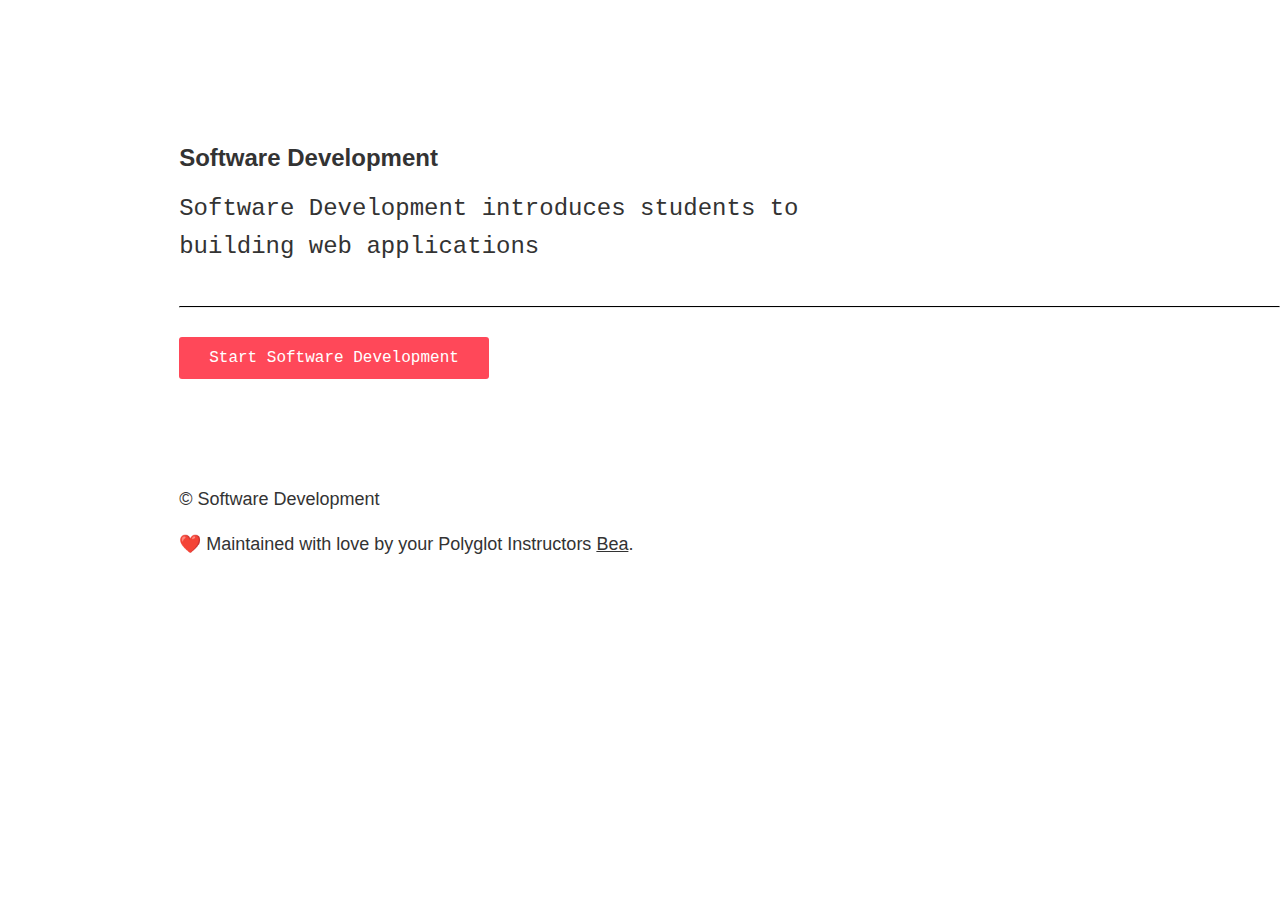
<file: index.html>
<!DOCTYPE html>
<html lang="en">
  <head>
    <title>Software Development</title>
    <meta charset="utf-8" />
    <meta http-equiv="X-UA-Compatible" content="IE=edge,chrome=1">
    <meta name="viewport" content="width=device-width, initial-scale=1.0 viewport-fit=cover"">
    <meta name="description" content="A guided tour that walks through the fundamentals of Git">
    <meta name="theme-color" content="#0000ff">
    <link rel="manifest" href="manifest.json">
    <link rel="stylesheet" media="screen" href="reset.css">
    <link rel="stylesheet" media="screen" href="home.css">
    <script type="text/javascript">
      var _gaq = _gaq || [];
      _gaq.push(['_setAccount', 'UA-1142510-7']);
      _gaq.push(['_trackPageview']);
      (function() {
        var ga = document.createElement('script'); ga.type = 'text/javascript'; ga.async = true;
        ga.src = ('https:' == document.location.protocol ? 'https://ssl' : 'http://www') + '.google-analytics.com/ga.js';
        var s = document.getElementsByTagName('script')[0]; s.parentNode.insertBefore(ga, s);
      })();
    </script>
  </head>

  <body id="index_body" class="animation-fade-in">
    <h1>Software Development</h1>

    <p><em>Software Development introduces students to building web applications</em></p>

    <hr>

    <a class="start" href="lab_01.html">Start Software Development</a>

    <div class="footer">
      <p>
        © Software Development
      </p>
      <p>️️❤️  Maintained with love by your Polyglot Instructors <a href="https://polyglotcoding.com/about-us" target="_blank" rel="noopener">Bea</a>.</p>
    </div>
  </body>
</html>
</file>
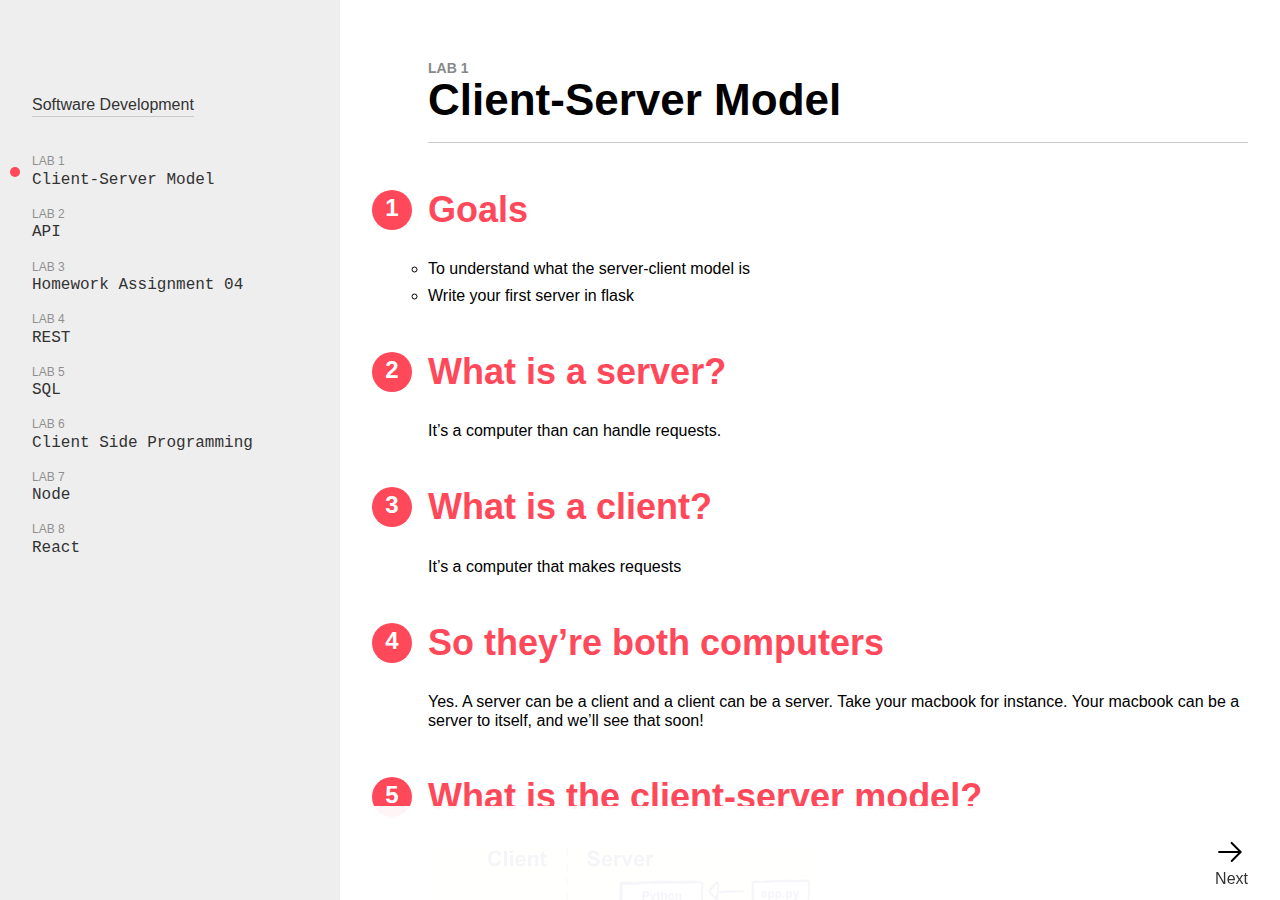
<file: lab_01.html>
<!DOCTYPE html>
<html lang="en">
  <head>
    <title>Lab 1 - Software Development</title>
    <meta charset="utf-8" />
    <meta http-equiv="X-UA-Compatible" content="IE=edge,chrome=1">
    <meta name="viewport" content="width=device-width, initial-scale=1.0 viewport-fit=cover"">
    <meta name="description" content="A guided tour thatintroduces students to building web applications">
    <meta name="theme-color" content="#0000ff">
    <link rel="manifest" href="manifest.json">
    <link rel="stylesheet" media="screen" href="reset.css">
    <link rel="stylesheet" media="screen" href="screen.css">
    <script type="text/javascript">
      var _gaq = _gaq || [];
      _gaq.push(['_setAccount', 'UA-1142510-7']);
      _gaq.push(['_trackPageview']);
      (function() {
        var ga = document.createElement('script'); ga.type = 'text/javascript'; ga.async = true;
        ga.src = ('https:' == document.location.protocol ? 'https://ssl' : 'http://www') + '.google-analytics.com/ga.js';
        var s = document.getElementsByTagName('script')[0]; s.parentNode.insertBefore(ga, s);
      })();
    </script>
    <script type="text/javascript" src="UI.js"></script>
  </head>

  <body data-lab-id="1">
    <a href="#content" tabindex="1" class="skip-to-content">
      Skip to content
    </a>

    <div class="layout">
      <div id="index">
        <p class="link-home">
          <a href="index.html"><span>Software Development</span></a>
        </p>
        <button class="link-menu">Menu</button>
        <nav tabindex="0">
          <ol>
              <li id="lab_1_link"><a href="lab_01.html">Client-Server Model</a></li>
  <li id="lab_2_link"><a href="lab_02.html">API</a></li>
  <li id="lab_3_link"><a href="lab_03.html">Homework Assignment 04</a></li>
  <li id="lab_4_link"><a href="lab_04.html">REST</a></li>
  <li id="lab_5_link"><a href="lab_05.html">SQL</a></li>
  <li id="lab_6_link"><a href="lab_06.html">Client Side Programming</a></li>
  <li id="lab_7_link"><a href="lab_07.html">Node</a></li>
  <li id="lab_8_link"><a href="lab_08.html">React</a></li>

          </ol>
        </nav>
      </div>

      <div id="content" tabindex="-1">
        <h1 class="lab_title"><em>lab 1</em>  Client-Server Model</h1>
<h2>Goals</h2>
<ul>
	<li>To understand what the server-client model is</li>
	<li>Write your first server in flask</li>
</ul>
<h2>What is a server?</h2>
<p>It&#8217;s a computer than can handle requests.</p>
<h2>What is a client?</h2>
<p>It&#8217;s a computer that makes requests</p>
<h2>So they&#8217;re both computers</h2>
<p>Yes. A server can be a client and a client can be a server. Take your macbook for instance. Your macbook can be a server to itself, and we&#8217;ll see that soon!</p>
<h2>What is the client-server model?</h2>
<p><img src="./cgi_round_trip.jpg"></img></p>
<p>Here we can see a client making a request for a website. The code for the website is located in a server somewhere in Menlo Park, California. The code runs, and we return some html and <span class="caps">CSS</span>.</p>
<h2>Let&#8217;s write some code!</h2>
<p>1. <a href="http://flask.pocoo.org/">http://flask.pocoo.org/</a></p>
        <nav class="foot-navigation">
  
    <span></span>
  
      <a href="lab_02.html">
      <svg version="1.1" width="36" height="36" viewBox="0 0 36 36" preserveAspectRatio="xMidYMid meet" xmlns="http://www.w3.org/2000/svg" xmlns:xlink="http://www.w3.org/1999/xlink"><path d="M27.66,15.61,18,6,8.34,15.61A1,1,0,1,0,9.75,17L17,9.81V28.94a1,1,0,1,0,2,0V9.81L26.25,17a1,1,0,0,0,1.41-1.42Z"></path></svg>
      Next
    </a>
  </nav>

      </div>
    </div>
  </body>
</html>
</file>
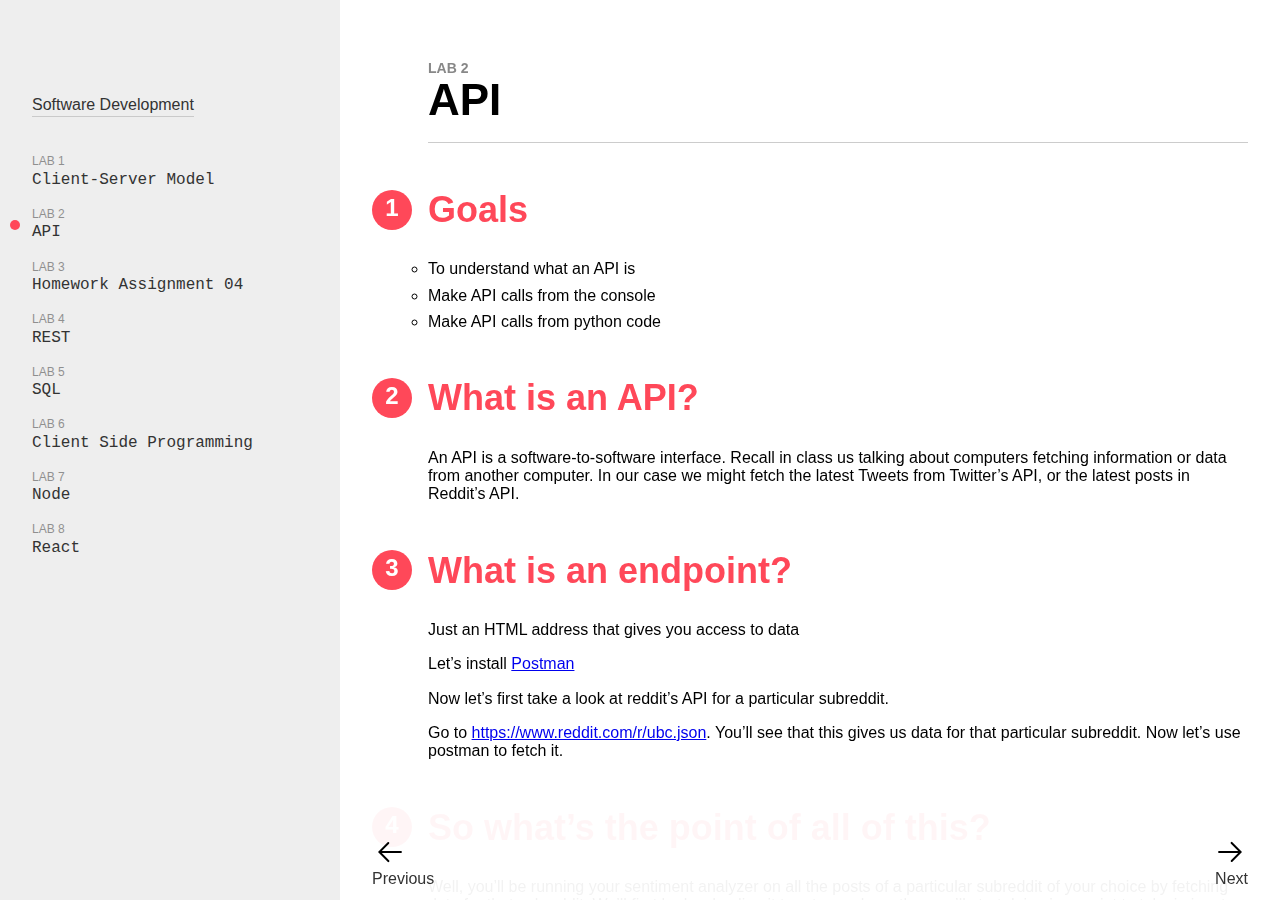
<file: lab_02.html>
<!DOCTYPE html>
<html lang="en">
  <head>
    <title>Lab 2 - Software Development</title>
    <meta charset="utf-8" />
    <meta http-equiv="X-UA-Compatible" content="IE=edge,chrome=1">
    <meta name="viewport" content="width=device-width, initial-scale=1.0 viewport-fit=cover"">
    <meta name="description" content="A guided tour thatintroduces students to building web applications">
    <meta name="theme-color" content="#0000ff">
    <link rel="manifest" href="manifest.json">
    <link rel="stylesheet" media="screen" href="reset.css">
    <link rel="stylesheet" media="screen" href="screen.css">
    <script type="text/javascript">
      var _gaq = _gaq || [];
      _gaq.push(['_setAccount', 'UA-1142510-7']);
      _gaq.push(['_trackPageview']);
      (function() {
        var ga = document.createElement('script'); ga.type = 'text/javascript'; ga.async = true;
        ga.src = ('https:' == document.location.protocol ? 'https://ssl' : 'http://www') + '.google-analytics.com/ga.js';
        var s = document.getElementsByTagName('script')[0]; s.parentNode.insertBefore(ga, s);
      })();
    </script>
    <script type="text/javascript" src="UI.js"></script>
  </head>

  <body data-lab-id="2">
    <a href="#content" tabindex="1" class="skip-to-content">
      Skip to content
    </a>

    <div class="layout">
      <div id="index">
        <p class="link-home">
          <a href="index.html"><span>Software Development</span></a>
        </p>
        <button class="link-menu">Menu</button>
        <nav tabindex="0">
          <ol>
              <li id="lab_1_link"><a href="lab_01.html">Client-Server Model</a></li>
  <li id="lab_2_link"><a href="lab_02.html">API</a></li>
  <li id="lab_3_link"><a href="lab_03.html">Homework Assignment 04</a></li>
  <li id="lab_4_link"><a href="lab_04.html">REST</a></li>
  <li id="lab_5_link"><a href="lab_05.html">SQL</a></li>
  <li id="lab_6_link"><a href="lab_06.html">Client Side Programming</a></li>
  <li id="lab_7_link"><a href="lab_07.html">Node</a></li>
  <li id="lab_8_link"><a href="lab_08.html">React</a></li>

          </ol>
        </nav>
      </div>

      <div id="content" tabindex="-1">
        <h1 class="lab_title"><em>lab 2</em>  <span class="caps">API</span></h1>
<h2>Goals</h2>
<ul>
	<li>To understand what an <span class="caps">API</span> is</li>
	<li>Make <span class="caps">API</span> calls from the console</li>
	<li>Make <span class="caps">API</span> calls from python code</li>
</ul>
<h2>What is an <span class="caps">API</span>?</h2>
<p>An <span class="caps">API</span> is a software-to-software interface. Recall in class us talking about computers fetching information or data from another computer. In our case we might fetch the latest Tweets from Twitter&#8217;s <span class="caps">API</span>, or the latest posts in Reddit&#8217;s <span class="caps">API</span>.</p>
<h2>What is an endpoint?</h2>
<p>Just an <span class="caps">HTML</span> address that gives you access to data</p>
<p>Let&#8217;s install <a href="https://www.getpostman.com/">Postman</a></p>
<p>Now let&#8217;s first take a look at reddit&#8217;s <span class="caps">API</span> for a particular subreddit.</p>
<p>Go to <a href="https://www.reddit.com/r/ubc.json">https://www.reddit.com/r/ubc.json</a>. You&#8217;ll see that this gives us data for that particular subreddit. Now let&#8217;s use postman to fetch it.</p>
<h2>So what&#8217;s the point of all of this?</h2>
<p>Well, you&#8217;ll be running your sentiment analyzer on all the posts of a particular subreddit of your choice by fetching data for that subreddit. We&#8217;ll first be hardcoding it to return values, then we&#8217;ll start doing javascript to take in inputs</p>
<h2>So how do I make a request to fetch information?</h2>
<p>Let&#8217;s say we wanted to play around with <a href="https://github.com/HackerNews/API"> hacker news&#8217; <span class="caps">API</span> </a></p>
<p>Let&#8217;s get the top 10 story ids on Hacker News&#8217; <span class="caps">API</span></p>
<h3 class="file-heading"><em>request_json_ubc.py</em></h3>
<pre class="file">import requests

# Get top story ids on hacker news
response = requests.get('https://hacker-news.firebaseio.com/v0/topstories.json?print=pretty')
print(response.json())
</pre>
<h3><b>Execute:</b></h3>
<pre class="instructions">python3 request_json_ubc.py</pre>
<h3><b>Output:</b></h3>
<pre class="sample">
<div class="sample_command">$ python3 request_json_ubc.py</div>
<p>[19438252, 19436885, 19437963, 19431444, 19437574, 19434192, 19420212, 19438480, 19437905, 19435631, 19437765, 19417079, 19421500, 19433344, 19435635, 19438052, 19430684, 19430487, 19424813, 19434966, 19438193, 19435854, 19437245, 19432953, 19437465, 19430840, 19433610, 19420284, 19437690, 19435791, 19432957, 19428032, 19431927, 19433883, 19433018, 19432702, 19430630, 19437150, 19425276, 19419295, 19432758, 19431005, 19429724, 19436857, 19424467, 19429887, 19428700, 19430971, 19429630, 19429193, 19430187, 19433496, 19425485, 19436412, 19421063, 19424041, 19423452, 19433825, 19434280, 19432563, 19430880, 19436845, 19426062, 19429719, 19436092, 19415735, 19423827, 19421119, 19428433, 19431436, 19432950, 19422833, 19429249, 19436177, 19434057, 19423539, 19418491, 19419567, 19432615, 19432788, 19427332, 19429522, 19434030, 19428278, 19429544, 19425589, 19425243, 19423806, 19424428, 19416159, 19428796, 19418224, 19433325, 19423036, 19418570, 19425844, 19433030, 19420532, 19436961, 19426186, 19423369, 19420408, 19436554, 19428066, 19431994, 19437612, 19413436, 19428353, 19430696, 19423770, 19433831, 19420454, 19428060, 19428475, 19420368, 19425637, 19425774, 19420557, 19423470, 19426573, 19419403, 19424106, 19425708, 19414511, 19428048, 19413786, 19424614, 19424311, 19431518, 19435932, 19422780, 19429590, 19431086, 19420977, 19429792, 19423434, 19422333, 19422342, 19428021, 19420834, 19416560, 19424802, 19418997, 19428794, 19423464, 19415983, 19416678, 19436737, 19436734, 19423228, 19425065, 19426570, 19422310, 19419886, 19426538, 19436540, 19422419, 19431412, 19425170, 19416485, 19423278, 19424914, 19419279, 19425693, 19411485, 19421166, 19423635, 19417619, 19422361, 19413195, 19430990, 19424145, 19432603, 19411336, 19413127, 19430291, 19417877, 19428380, 19414019, 19427075, 19413964, 19421815, 19419025, 19419451, 19432627, 19428208, 19418782, 19430773, 19421612, 19415484, 19424372, 19419486, 19412084, 19421227, 19429857, 19420590, 19429829, 19435461, 19418218, 19435307, 19412911, 19418543, 19426660, 19421697, 19429318, 19415362, 19409367, 19412667, 19414775, 19413469, 19426104, 19413271, 19420628, 19431091, 19418770, 19421698, 19413262, 19437239, 19415765, 19415445, 19421032, 19430488, 19433113, 19424762, 19421904, 19431736, 19422749, 19432785, 19418101, 19422671, 19434173, 19415186, 19413214, 19421791, 19413634, 19411797, 19428391, 19427743, 19415973, 19413569, 19410111, 19413159, 19414092, 19417561, 19411731, 19415066, 19436553, 19410233, 19420952, 19420971, 19423288, 19414275, 19413454, 19419748, 19430999, 19420846, 19417640, 19423298, 19412478, 19432299, 19419825, 19432192, 19427598, 19421486, 19421301, 19432016, 19431953, 19424204, 19409611, 19416085, 19413444, 19413027, 19414733, 19411641, 19425318, 19411159, 19420141, 19416094, 19417241, 19436032, 19421988, 19412420, 19413348, 19421732, 19422281, 19421467, 19409902, 19411732, 19414591, 19421476, 19425153, 19424625, 19408810, 19416584, 19430579, 19426701, 19427774, 19409618, 19416295, 19409975, 19425476, 19410972, 19409584, 19416032, 19423578, 19411799, 19413852, 19426067, 19423116, 19417797, 19422383, 19414087, 19425848, 19410187, 19414627, 19429115, 19415001, 19408597, 19413901, 19413448, 19412088, 19416167, 19427554, 19421829, 19414164, 19423559, 19421516, 19410659, 19427411, 19412301, 19416740, 19423115, 19420810, 19429611, 19411998, 19413727, 19429550, 19414278, 19408882, 19426704, 19422919, 19424161, 19425349, 19411961, 19429200, 19429175, 19411927, 19419732, 19409014, 19414205, 19409429, 19429109, 19408875, 19418701, 19427450, 19408731, 19424915, 19424350, 19424248, 19418617, 19418597, 19427325, 19417757, 19427178, 19427148, 19425423, 19408866, 19414270, 19422587, 19413637, 19424490, 19424066, 19422186, 19426405, 19417483, 19424734, 19421303, 19426221, 19410536, 19414414, 19421653, 19409907, 19417110, 19427931, 19415887, 19417327, 19411548, 19416596, 19413193, 19416879, 19409046, 19413288, 19413600, 19411648, 19423136, 19425355, 19412778, 19415427, 19411513, 19408847, 19418142, 19430775, 19423049, 19421030, 19411777, 19426012, 19422028, 19418672, 19436074, 19409391, 19412853, 19418775, 19409080, 19425112, 19421155, 19421077, 19417229, 19424414, 19420515, 19426019, 19424029, 19423950, 19411863, 19423581, 19423324, 19423286, 19417030, 19423187, 19423033, 19412694, 19408576, 19435286, 19413189, 19418980, 19410683, 19423147, 19410735, 19421920, 19417970, 19415941, 19417336, 19410981, 19416897, 19411669, 19413142, 19417827, 19411572, 19417634, 19417631, 19417143, 19428782, 19412394, 19418823, 19423671, 19413339, 19411713, 19412750, 19408777, 19415309, 19412307, 19417445, 19411252, 19412978, 19412800, 19415679, 19418863, 19414548, 19411971, 19408742, 19414372, 19411459, 19409625, 19412943, 19412700, 19408572, 19411153, 19410349, 19409181, 19414057, 19409513, 19437924, 19409244, 19429881, 19409469, 19410928, 19418244, 19427204, 19430663, 19415599, 19408735, 19427053, 19421357, 19422195, 19428102, 19425046, 19432362, 19410510, 19412295, 19425252]<br />
</pre></p>
<p>Now let&#8217;s say that we wanted to get the stories for just the top 10</p>
<h3 class="file-heading"><em>request_top_10.py</em></h3>
<pre class="file">import requests

response = requests.get('https://hacker-news.firebaseio.com/v0/topstories.json?print=pretty')

# Get top 10 ids
top_ten_ids = response.json()[:10]

print('Top ten ids:', top_ten_ids)

# Fetch top 10 stories

stories = []
for id in top_ten_ids:
  curr_story_api_url = 'https://hacker-news.firebaseio.com/v0/item/{}.json?print=pretty'.format(id)
  curr_story = requests.get(curr_story_api_url)
  stories.append(curr_story.json())

print('Top ten stories:', stories)
</pre>
<h3><b>Execute:</b></h3>
<pre class="instructions">python3 request_top_10.py</pre>
<h3><b>Output:</b></h3>
<pre class="sample">
<div class="sample_command">$ python3 request_top_10.py</div>
<p>Top ten ids: [19438252, 19436885, 19437963, 19431444, 19437574, 19434192, 19420212, 19438480, 19437905, 19435631]<br />
Top ten stories: [{&#8217;by&#8217;: &#8216;jseliger&#8217;, &#8216;descendants&#8217;: 3, &#8216;id&#8217;: 19438252, &#8216;kids&#8217;: <sup class="footnote" id="fnr19438533"><a href="#fn19438533">19438533</a></sup>, &#8216;score&#8217;: 25, &#8216;time&#8217;: 1553047833, &#8216;title&#8217;: &#8220;Forget Tesla, It&#8217;s China&#8217;s E-Buses That Are Denting Oil Demand&#8221;, &#8216;type&#8217;: &#8216;story&#8217;, &#8216;url&#8217;: &#8216;https://www.bloomberg.com/news/articles/2019-03-19/forget-tesla-it-s-china-s-e-buses-that-are-denting-oil-demand&#8217;}, {&#8217;by&#8217;: &#8216;grantlmiller&#8217;, &#8216;descendants&#8217;: 52, &#8216;id&#8217;: 19436885, &#8216;kids&#8217;: [19438561, 19438081, 19437847, 19438513, 19438232, 19437400, 19437345, 19437535, 19437513, 19437364, 19438033, 19438485, 19437695, 19437943, 19437838, 19437818, 19437330, 19437824, 19438235, 19438192, 19437370, 19437380, 19437649, 19437985], &#8216;score&#8217;: 176, &#8216;time&#8217;: 1553035466, &#8216;title&#8217;: &#8216;Producing industrial hydrogen from biomass&#8217;, &#8216;type&#8217;: &#8216;story&#8217;, &#8216;url&#8217;: &#8216;https://www.charmindustrial.com/blog/2019/3/17/making-grass-flow-like-water&#8217;}, {&#8217;by&#8217;: &#8216;4d66ba06&#8217;, &#8216;descendants&#8217;: 17, &#8216;id&#8217;: 19437963, &#8216;kids&#8217;: [19438462, 19438282, 19438351, 19438426, 19438376, 19438451, 19438408], &#8216;score&#8217;: 34, &#8216;time&#8217;: 1553044669, &#8216;title&#8217;: &#8216;Volk Fi: Distributed network smartphone&#8217;, &#8216;type&#8217;: &#8216;story&#8217;, &#8216;url&#8217;: &#8216;https://volkfi.com/&#8217;}, {&#8217;by&#8217;: &#8216;collinmanderson&#8217;, &#8216;descendants&#8217;: 338, &#8216;id&#8217;: 19431444, &#8216;kids&#8217;: [19433394, 19432569, 19434017, 19438518, 19432149, 19432722, 19432432, 19432755, 19433702, 19432323, 19432803, 19437416, 19432242, 19432229, 19433411, 19436622, 19435188, 19431448, 19437801, 19434259, 19433389, 19437184, 19437982, 19437589, 19436985, 19432548, 19435654, 19436134, 19436867, 19435776, 19434527, 19435479, 19433541, 19433736, 19432911, 19434195, 19434336, 19433413, 19437812, 19433274, 19433034, 19435689, 19437039, 19437258, 19435115, 19434621, 19433662, 19434608, 19433768, 19432652, 19434761, 19433977, 19432464, 19434600, 19433647, 19436717, 19436593, 19432410, 19434463, 19433190, 19435404, 19432500, 19432400, 19434522, 19435101, 19437517, 19435428, 19433163, 19436302, 19432199, 19435920, 19435598, 19434413, 19434279, 19433579, 19434807, 19433641, 19432558], &#8216;score&#8217;: 575, &#8216;time&#8217;: 1553007880, &#8216;title&#8217;: &#8216;Open Source Doesn’t Make Money Because It Isn’t Designed to Make Money&#8217;, &#8216;type&#8217;: &#8216;story&#8217;, &#8216;url&#8217;: &#8216;http://www.ianbicking.org/blog/2019/03/open-source-doesnt-make-money-by-design.html&#8217;}, {&#8217;by&#8217;: &#8216;erict15&#8217;, &#8216;descendants&#8217;: 115, &#8216;id&#8217;: 19437574, &#8216;kids&#8217;: [19438347, 19437893, 19438085, 19437908, 19437829, 19437888, 19437836, 19437784, 19438006, 19437869, 19437791, 19437833, 19438221], &#8216;score&#8217;: 129, &#8216;time&#8217;: 1553040995, &#8216;title&#8217;: &#8216;Pilot Who Hitched a Ride Saved Lion Air 737 on the Day Before Deadly Crash&#8217;, &#8216;type&#8217;: &#8216;story&#8217;, &#8216;url&#8217;: &#8216;https://www.bloomberg.com/news/articles/2019-03-19/how-an-extra-man-in-cockpit-saved-a-737-max-that-later-crashed&#8217;}, {&#8217;by&#8217;: &#8216;dyukqu&#8217;, &#8216;descendants&#8217;: 28, &#8216;id&#8217;: 19434192, &#8216;kids&#8217;: [19435098, 19435058, 19437676, 19437650, 19437202, 19436592], &#8216;score&#8217;: 163, &#8216;time&#8217;: 1553021241, &#8216;title&#8217;: &#8216;MS TextWorld: open-source engine that both generates and simulates text games&#8217;, &#8216;type&#8217;: &#8216;story&#8217;, &#8216;url&#8217;: &#8216;https://www.microsoft.com/en-us/research/project/textworld/&#8217;}, {&#8217;by&#8217;: &#8216;colinprince&#8217;, &#8216;descendants&#8217;: 82, &#8216;id&#8217;: 19420212, &#8216;kids&#8217;: [19434728, 19437036, 19435219, 19434508, 19434626, 19434398, 19435415, 19435271, 19437082, 19437761, 19434602, 19434143, 19437187, 19435040, 19435285, 19434813, 19434843, 19434263, 19436179, 19438111], &#8216;score&#8217;: 212, &#8216;time&#8217;: 1552908542, &#8216;title&#8217;: &#8216;Pixelfed – An alternative to centralized image sharing platforms&#8217;, &#8216;type&#8217;: &#8216;story&#8217;, &#8216;url&#8217;: &#8216;https://pixelfed.social/site/about&#8217;}, {&#8217;by&#8217;: &#8216;romming&#8217;, &#8216;id&#8217;: 19438480, &#8216;score&#8217;: 1, &#8216;text&#8217;: &#8216;<span class="caps">ACCOUNT</span> <span class="caps">EXECUTIVE</span><p>We are looking for an entrepreneurial account executive to join our sales organization and help change the way organizations build data warehouses and lakes in the cloud. The account executive will work directly with the <span class="caps">CEO</span>, and help close new business for Etleap by running the complete sales cycle for\nnew deals.<p>About Us<p>Etleap came to be out of the frustration with how much effort it takes to build and maintain data pipelines for analytics. We’ve created an intuitive <span class="caps">ETL</span> tool that enables organizations to reduce engineering cost and time to value when building data warehouses and lakes in the cloud. Unlike legacy <span class="caps">ETL</span> solutions,\nEtleap is cloud-native and doesn’t take coding skills to set up, maintain, or scale.<p>We have grown quickly since our public launch in 2016, and we’re ready to accelerate our growth further and move into new verticals. <span class="caps">ETL</span> is a $5B market today, and it’s growing quickly over the next few years.<p>Responsibilities<p>● Expand sales by helping grow new revenue in 2019<p>● Source, negotiate, and close all deals for Etleap by working closely with our <span class="caps">CEO</span><p>● Establish effective outbound prospecting process, and handle leads generated by the marketing\nteam<p>Competencies<p>● 2+ years of previous sales experience in the data or analytics space closing complex, enterprise SaaS contracts<p>● Entrepreneurial mindset. We’re building a new kind of product, and you’ll stay close to the product team and help define new product features based on customer conversations<p>● Curiosity and empathy. Understanding the customer needs at a deep level is key both for qualifying prospects and successfully selling our product<p>● Grit and persistence. You are not fazed by long sales cycles and follow through on commitments<p>● Competitiveness. You are coachable, efficient, and want to win<p>Perks<p>● Health benefits- medical, dental and vision<p>● Unlimited vacation<p>● Standing desks<p>● Daily catered lunches<p>● Beautiful modern office, one block away from AT&amp;T Park&#8217;, &#8216;time&#8217;: 1553050486, &#8216;title&#8217;: &#8216;Etleap Is Hiring an Account Executive (SF or NY)&#8217;, &#8216;type&#8217;: &#8217;job&#8217;}, {&#8217;by&#8217;: &#8216;gwbas1c&#8217;, &#8216;descendants&#8217;: 0, &#8216;id&#8217;: 19437905, &#8216;score&#8217;: 7, &#8216;time&#8217;: 1553044095, &#8216;title&#8217;: &#8216;Just a Drop in the Bucket (1994)&#8217;, &#8216;type&#8217;: &#8216;story&#8217;, &#8216;url&#8217;: &#8216;https://milk.com/wall-o-shame/bucket.html&#8217;}, {&#8217;by&#8217;: &#8216;ausjke&#8217;, &#8216;descendants&#8217;: 103, &#8216;id&#8217;: 19435631, &#8216;kids&#8217;: [19438542, 19437071, 19436613, 19436140, 19436733, 19436948, 19436396, 19436685, 19436069, 19436677, 19436059, 19436259, 19437308, 19435872, 19437117, 19436101, 19436071, 19437945, 19436130, 19437584, 19437557, 19436652, 19437350], &#8216;score&#8217;: 141, &#8216;time&#8217;: 1553028288, &#8216;title&#8217;: &#8216;How to take back control of /etc/resolv.conf on Linux&#8217;, &#8216;type&#8217;: &#8216;story&#8217;, &#8216;url&#8217;: &#8216;https://www.ctrl.blog/entry/resolvconf-tutorial&#8217;}]<br />
</pre></p>
<h2>Coding exercise</h2>
<p>1. Fetch the titles of the top 50 stories of Hacker News</p>
<p>2. Get the top 5 comments of the top 10 stories of Hacker News</p>
<p>3. Run Sentiment Analysis on the top 5 comments of the top 10 stories in hacker news</p>
        <nav class="foot-navigation">
      <a href="lab_01.html">
      <svg version="1.1" width="36" height="36" viewBox="0 0 36 36" preserveAspectRatio="xMidYMid meet" xmlns="http://www.w3.org/2000/svg" xmlns:xlink="http://www.w3.org/1999/xlink"><path d="M27.66,15.61,18,6,8.34,15.61A1,1,0,1,0,9.75,17L17,9.81V28.94a1,1,0,1,0,2,0V9.81L26.25,17a1,1,0,0,0,1.41-1.42Z"></path></svg>
      Previous
    </a>
  
      <a href="lab_03.html">
      <svg version="1.1" width="36" height="36" viewBox="0 0 36 36" preserveAspectRatio="xMidYMid meet" xmlns="http://www.w3.org/2000/svg" xmlns:xlink="http://www.w3.org/1999/xlink"><path d="M27.66,15.61,18,6,8.34,15.61A1,1,0,1,0,9.75,17L17,9.81V28.94a1,1,0,1,0,2,0V9.81L26.25,17a1,1,0,0,0,1.41-1.42Z"></path></svg>
      Next
    </a>
  </nav>

      </div>
    </div>
  </body>
</html>
</file>
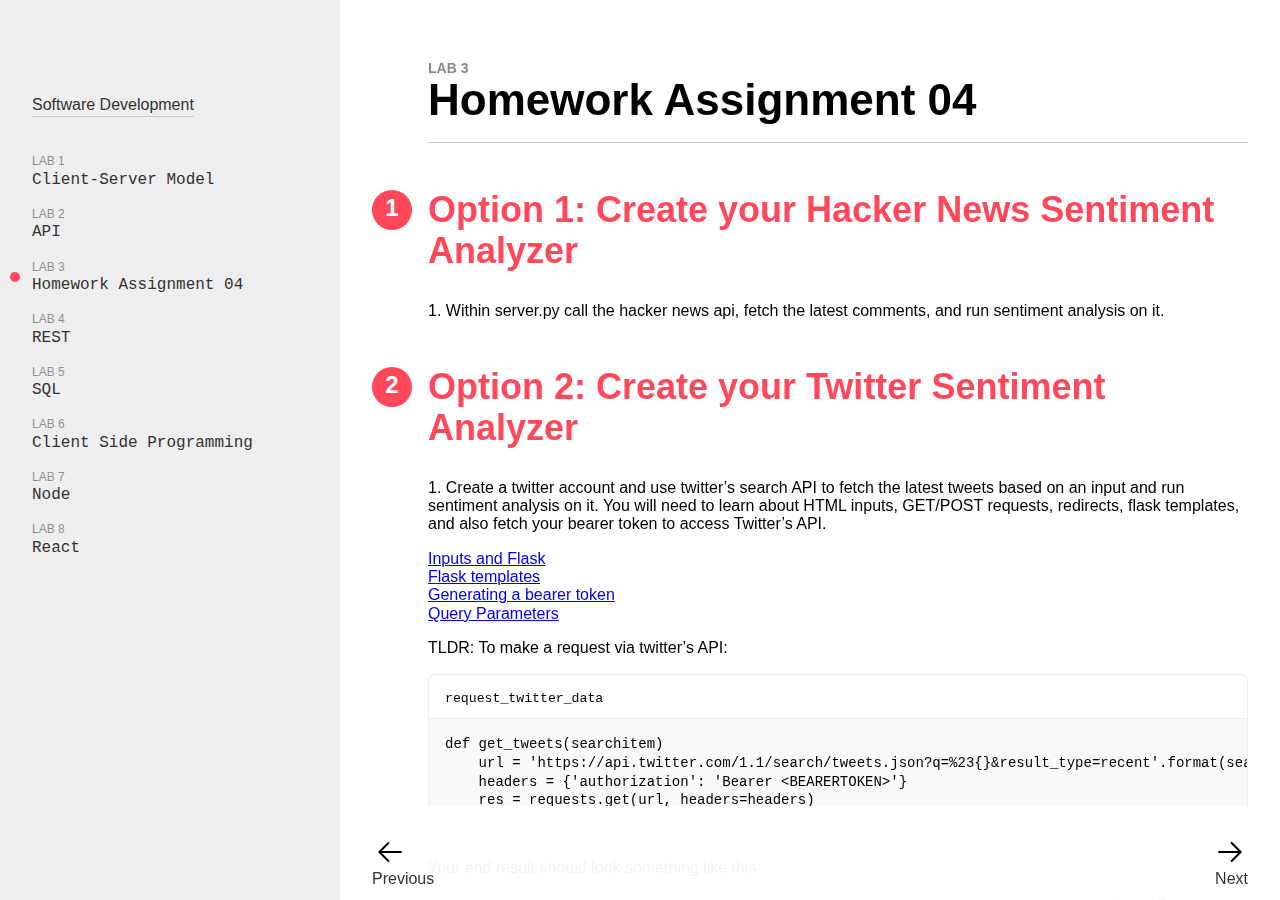
<file: lab_03.html>
<!DOCTYPE html>
<html lang="en">
  <head>
    <title>Lab 3 - Software Development</title>
    <meta charset="utf-8" />
    <meta http-equiv="X-UA-Compatible" content="IE=edge,chrome=1">
    <meta name="viewport" content="width=device-width, initial-scale=1.0 viewport-fit=cover"">
    <meta name="description" content="A guided tour thatintroduces students to building web applications">
    <meta name="theme-color" content="#0000ff">
    <link rel="manifest" href="manifest.json">
    <link rel="stylesheet" media="screen" href="reset.css">
    <link rel="stylesheet" media="screen" href="screen.css">
    <script type="text/javascript">
      var _gaq = _gaq || [];
      _gaq.push(['_setAccount', 'UA-1142510-7']);
      _gaq.push(['_trackPageview']);
      (function() {
        var ga = document.createElement('script'); ga.type = 'text/javascript'; ga.async = true;
        ga.src = ('https:' == document.location.protocol ? 'https://ssl' : 'http://www') + '.google-analytics.com/ga.js';
        var s = document.getElementsByTagName('script')[0]; s.parentNode.insertBefore(ga, s);
      })();
    </script>
    <script type="text/javascript" src="UI.js"></script>
  </head>

  <body data-lab-id="3">
    <a href="#content" tabindex="1" class="skip-to-content">
      Skip to content
    </a>

    <div class="layout">
      <div id="index">
        <p class="link-home">
          <a href="index.html"><span>Software Development</span></a>
        </p>
        <button class="link-menu">Menu</button>
        <nav tabindex="0">
          <ol>
              <li id="lab_1_link"><a href="lab_01.html">Client-Server Model</a></li>
  <li id="lab_2_link"><a href="lab_02.html">API</a></li>
  <li id="lab_3_link"><a href="lab_03.html">Homework Assignment 04</a></li>
  <li id="lab_4_link"><a href="lab_04.html">REST</a></li>
  <li id="lab_5_link"><a href="lab_05.html">SQL</a></li>
  <li id="lab_6_link"><a href="lab_06.html">Client Side Programming</a></li>
  <li id="lab_7_link"><a href="lab_07.html">Node</a></li>
  <li id="lab_8_link"><a href="lab_08.html">React</a></li>

          </ol>
        </nav>
      </div>

      <div id="content" tabindex="-1">
        <h1 class="lab_title"><em>lab 3</em>  Homework Assignment 04</h1>
<h2>Option 1: Create your Hacker News Sentiment Analyzer</h2>
<p>1. Within server.py call the hacker news api, fetch the latest comments, and run sentiment analysis on it.</p>
<h2>Option 2: Create your Twitter Sentiment Analyzer</h2>
<p>1. Create a twitter account and use twitter&#8217;s search <span class="caps">API</span> to fetch the latest tweets based on an input and run sentiment analysis on it. You will need to learn about <span class="caps">HTML</span> inputs, <span class="caps">GET</span>/<span class="caps">POST</span> requests, redirects, flask templates, and also fetch your bearer token to access Twitter&#8217;s <span class="caps">API</span>.</p>
<p><a href="https://stackoverflow.com/questions/12277933/send-data-from-a-textbox-into-flask">Inputs and Flask</a><br />
<a href="http://flask.pocoo.org/docs/1.0/tutorial/templates/">Flask templates</a><br />
<a href="https://developer.twitter.com/en/docs/basics/authentication/guides/bearer-tokens.html">Generating a bearer token</a><br />
<a href="https://en.wikipedia.org/wiki/Query_string">Query Parameters</a></p>
<p><span class="caps">TLDR</span>: To make a request via twitter&#8217;s <span class="caps">API</span>:</p>
<h3 class="file-heading"><em>request_twitter_data</em></h3>
<pre class="file">def get_tweets(searchitem)
    url = 'https://api.twitter.com/1.1/search/tweets.json?q=%23{}&amp;result_type=recent'.format(searchitem)
    headers = {'authorization': 'Bearer &lt;BEARERTOKEN&gt;'}
    res = requests.get(url, headers=headers)
</pre>
<p>Your end result should look something like this</p>
<video width="768" height="576" autoplay controls controlsList="nofullscreen nodownload novolume" >
  <source type="video/mp4" src="tweet_analyzer.mp4"></source>
  <p>Your browser does not support the video element.</p>
</video>
        <nav class="foot-navigation">
      <a href="lab_02.html">
      <svg version="1.1" width="36" height="36" viewBox="0 0 36 36" preserveAspectRatio="xMidYMid meet" xmlns="http://www.w3.org/2000/svg" xmlns:xlink="http://www.w3.org/1999/xlink"><path d="M27.66,15.61,18,6,8.34,15.61A1,1,0,1,0,9.75,17L17,9.81V28.94a1,1,0,1,0,2,0V9.81L26.25,17a1,1,0,0,0,1.41-1.42Z"></path></svg>
      Previous
    </a>
  
      <a href="lab_04.html">
      <svg version="1.1" width="36" height="36" viewBox="0 0 36 36" preserveAspectRatio="xMidYMid meet" xmlns="http://www.w3.org/2000/svg" xmlns:xlink="http://www.w3.org/1999/xlink"><path d="M27.66,15.61,18,6,8.34,15.61A1,1,0,1,0,9.75,17L17,9.81V28.94a1,1,0,1,0,2,0V9.81L26.25,17a1,1,0,0,0,1.41-1.42Z"></path></svg>
      Next
    </a>
  </nav>

      </div>
    </div>
  </body>
</html>
</file>
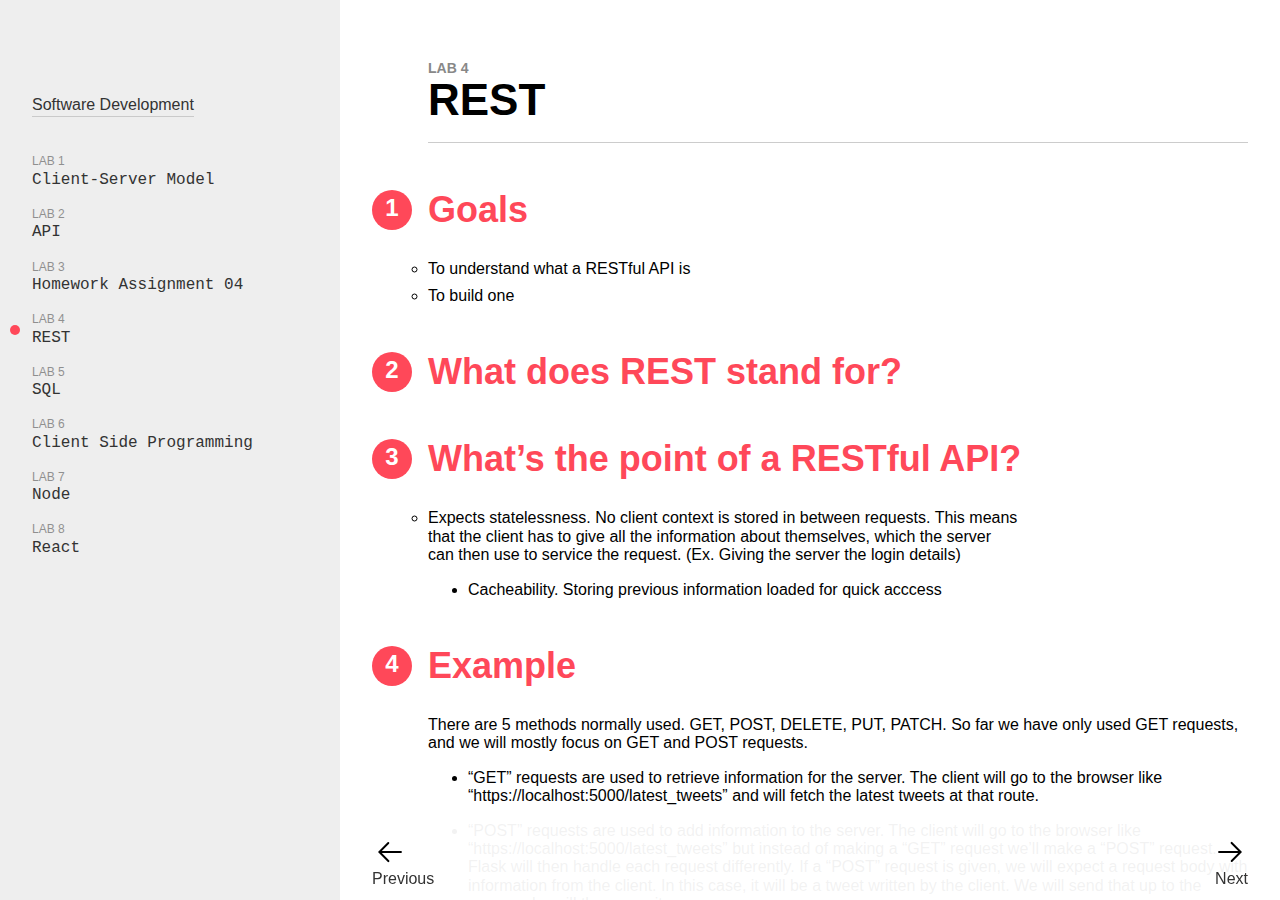
<file: lab_04.html>
<!DOCTYPE html>
<html lang="en">
  <head>
    <title>Lab 4 - Software Development</title>
    <meta charset="utf-8" />
    <meta http-equiv="X-UA-Compatible" content="IE=edge,chrome=1">
    <meta name="viewport" content="width=device-width, initial-scale=1.0 viewport-fit=cover"">
    <meta name="description" content="A guided tour thatintroduces students to building web applications">
    <meta name="theme-color" content="#0000ff">
    <link rel="manifest" href="manifest.json">
    <link rel="stylesheet" media="screen" href="reset.css">
    <link rel="stylesheet" media="screen" href="screen.css">
    <script type="text/javascript">
      var _gaq = _gaq || [];
      _gaq.push(['_setAccount', 'UA-1142510-7']);
      _gaq.push(['_trackPageview']);
      (function() {
        var ga = document.createElement('script'); ga.type = 'text/javascript'; ga.async = true;
        ga.src = ('https:' == document.location.protocol ? 'https://ssl' : 'http://www') + '.google-analytics.com/ga.js';
        var s = document.getElementsByTagName('script')[0]; s.parentNode.insertBefore(ga, s);
      })();
    </script>
    <script type="text/javascript" src="UI.js"></script>
  </head>

  <body data-lab-id="4">
    <a href="#content" tabindex="1" class="skip-to-content">
      Skip to content
    </a>

    <div class="layout">
      <div id="index">
        <p class="link-home">
          <a href="index.html"><span>Software Development</span></a>
        </p>
        <button class="link-menu">Menu</button>
        <nav tabindex="0">
          <ol>
              <li id="lab_1_link"><a href="lab_01.html">Client-Server Model</a></li>
  <li id="lab_2_link"><a href="lab_02.html">API</a></li>
  <li id="lab_3_link"><a href="lab_03.html">Homework Assignment 04</a></li>
  <li id="lab_4_link"><a href="lab_04.html">REST</a></li>
  <li id="lab_5_link"><a href="lab_05.html">SQL</a></li>
  <li id="lab_6_link"><a href="lab_06.html">Client Side Programming</a></li>
  <li id="lab_7_link"><a href="lab_07.html">Node</a></li>
  <li id="lab_8_link"><a href="lab_08.html">React</a></li>

          </ol>
        </nav>
      </div>

      <div id="content" tabindex="-1">
        <h1 class="lab_title"><em>lab 4</em>  <span class="caps">REST</span></h1>
<h2>Goals</h2>
<ul>
	<li>To understand what a RESTful <span class="caps">API</span> is</li>
	<li>To build one</li>
</ul>
<h2>What does <span class="caps">REST</span> stand for?</h2>
<h2>What&#8217;s the point of a RESTful <span class="caps">API</span>?</h2>
<ul>
	<li>Expects statelessness. No client context is stored in between requests. This means<br />
that the client has to give all the information about themselves, which the server<br />
can then use to service the request. (Ex. Giving the server the login details)</li>
</ul>
<ul>
	<li>Cacheability. Storing previous information loaded for quick acccess</li>
</ul>
<h2>Example</h2>
<p>There are 5 methods normally used. <span class="caps">GET</span>, <span class="caps">POST</span>, <span class="caps">DELETE</span>, <span class="caps">PUT</span>, <span class="caps">PATCH</span>. So far we have only used <span class="caps">GET</span> requests, and we will mostly focus on <span class="caps">GET</span> and <span class="caps">POST</span> requests.</p>
<ul>
	<li>&#8220;<span class="caps">GET</span>&#8221; requests are used to retrieve information for the server. The client will go to the browser like &#8220;https://localhost:5000/latest_tweets&#8221; and will fetch the latest tweets at that route.</li>
</ul>
<ul>
	<li>&#8220;<span class="caps">POST</span>&#8221; requests are used to add information to the server. The client will go to the browser like &#8220;https://localhost:5000/latest_tweets&#8221; but instead of making a &#8220;<span class="caps">GET</span>&#8221; request we&#8217;ll make a &#8220;<span class="caps">POST</span>&#8221; request. Flask will then handle each request differently. If a &#8220;<span class="caps">POST</span>&#8221; request is given, we will expect a request body with information from the client. In this case, it will be a tweet written by the client. We will send that up to the server, who will then save it.</li>
</ul>
<p><img src="restful.png" style="max-width: 700px"></img></p>
<h2>Things to keep in mind</h2>
<ul>
	<li>Two requests can go to the same route by doing either a &#8220;<span class="caps">POST</span>&#8221; or &#8220;<span class="caps">GET</span>&#8221; request</li>
</ul>
<h2>Coding Exercises</h2>
<p>1. Look up how to explicitly specify a &#8220;<span class="caps">GET</span>&#8221; method on flask and do so</p>
        <nav class="foot-navigation">
      <a href="lab_03.html">
      <svg version="1.1" width="36" height="36" viewBox="0 0 36 36" preserveAspectRatio="xMidYMid meet" xmlns="http://www.w3.org/2000/svg" xmlns:xlink="http://www.w3.org/1999/xlink"><path d="M27.66,15.61,18,6,8.34,15.61A1,1,0,1,0,9.75,17L17,9.81V28.94a1,1,0,1,0,2,0V9.81L26.25,17a1,1,0,0,0,1.41-1.42Z"></path></svg>
      Previous
    </a>
  
      <a href="lab_05.html">
      <svg version="1.1" width="36" height="36" viewBox="0 0 36 36" preserveAspectRatio="xMidYMid meet" xmlns="http://www.w3.org/2000/svg" xmlns:xlink="http://www.w3.org/1999/xlink"><path d="M27.66,15.61,18,6,8.34,15.61A1,1,0,1,0,9.75,17L17,9.81V28.94a1,1,0,1,0,2,0V9.81L26.25,17a1,1,0,0,0,1.41-1.42Z"></path></svg>
      Next
    </a>
  </nav>

      </div>
    </div>
  </body>
</html>
</file>
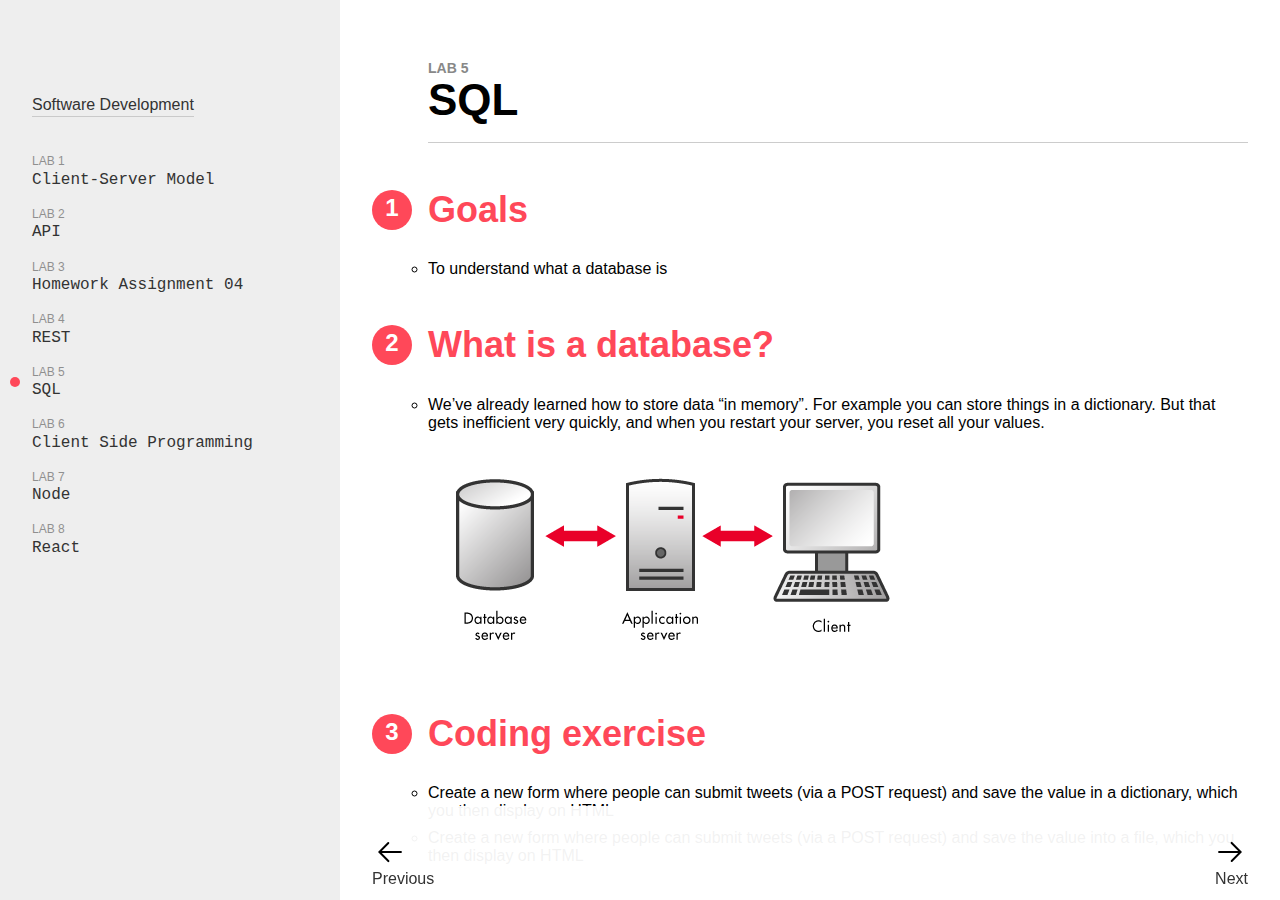
<file: lab_05.html>
<!DOCTYPE html>
<html lang="en">
  <head>
    <title>Lab 5 - Software Development</title>
    <meta charset="utf-8" />
    <meta http-equiv="X-UA-Compatible" content="IE=edge,chrome=1">
    <meta name="viewport" content="width=device-width, initial-scale=1.0 viewport-fit=cover"">
    <meta name="description" content="A guided tour thatintroduces students to building web applications">
    <meta name="theme-color" content="#0000ff">
    <link rel="manifest" href="manifest.json">
    <link rel="stylesheet" media="screen" href="reset.css">
    <link rel="stylesheet" media="screen" href="screen.css">
    <script type="text/javascript">
      var _gaq = _gaq || [];
      _gaq.push(['_setAccount', 'UA-1142510-7']);
      _gaq.push(['_trackPageview']);
      (function() {
        var ga = document.createElement('script'); ga.type = 'text/javascript'; ga.async = true;
        ga.src = ('https:' == document.location.protocol ? 'https://ssl' : 'http://www') + '.google-analytics.com/ga.js';
        var s = document.getElementsByTagName('script')[0]; s.parentNode.insertBefore(ga, s);
      })();
    </script>
    <script type="text/javascript" src="UI.js"></script>
  </head>

  <body data-lab-id="5">
    <a href="#content" tabindex="1" class="skip-to-content">
      Skip to content
    </a>

    <div class="layout">
      <div id="index">
        <p class="link-home">
          <a href="index.html"><span>Software Development</span></a>
        </p>
        <button class="link-menu">Menu</button>
        <nav tabindex="0">
          <ol>
              <li id="lab_1_link"><a href="lab_01.html">Client-Server Model</a></li>
  <li id="lab_2_link"><a href="lab_02.html">API</a></li>
  <li id="lab_3_link"><a href="lab_03.html">Homework Assignment 04</a></li>
  <li id="lab_4_link"><a href="lab_04.html">REST</a></li>
  <li id="lab_5_link"><a href="lab_05.html">SQL</a></li>
  <li id="lab_6_link"><a href="lab_06.html">Client Side Programming</a></li>
  <li id="lab_7_link"><a href="lab_07.html">Node</a></li>
  <li id="lab_8_link"><a href="lab_08.html">React</a></li>

          </ol>
        </nav>
      </div>

      <div id="content" tabindex="-1">
        <h1 class="lab_title"><em>lab 5</em>  <span class="caps">SQL</span></h1>
<h2>Goals</h2>
<ul>
	<li>To understand what a database is</li>
</ul>
<h2>What is a database?</h2>
<ul>
	<li>We&#8217;ve already learned how to store data &#8220;in memory&#8221;. For example you can store things in a dictionary.  But that gets inefficient very quickly, and when you restart your server, you reset all your values.</li>
</ul>
<p><img src="image_gallery.png" style="max-width: 600px"></img></p>
<h2>Coding exercise</h2>
<ul>
	<li>Create a new form where people can submit tweets (via a <span class="caps">POST</span> request) and save the value in a dictionary, which you then display on <span class="caps">HTML</span></li>
	<li>Create a new form where people can submit tweets (via a <span class="caps">POST</span> request) and save the value into a file, which you then display on <span class="caps">HTML</span></li>
</ul>
<h2>What is <span class="caps">SQL</span>?</h2>
<p><span class="caps">SQL</span> is a standard language for storing, manipulating and retrieving data in databases.</p>
<h2>Install and setup SQLite3</h2>
<p>We will initially use SQLite3 which is serverless.</p>
<ul>
	<li><code>brew install sqlite3</code></li>
	<li>Run <code>sqlite3 classes.db</code></li>
	<li>From the sqlite terminal you just opened do .table to display the tables of the database. You should see several table names including classes, teachers and more</li>
	<li>To make tables look pretty run <code>.header on</code> and <code>.mode column</code></li>
</ul>
<h2>Schema</h2>
<p>Relational data lives inside tables contained in columns and rows. The rows and columns of a table define the properties and attributes of the kind of thing the table is storing. Each row is an instance of that kind of thing.</p>
<p>For example, a given table might store data on songs. The columns represent the <code>song name</code>, <code>artist</code>, <code>genre</code>, and <code>release date</code>. Each row represents a given song and contains an entry for each of the columns like so:</p>
<p><img src="schema.png" style="max-width: 700px"></img></p>
<h2>Coding exercise</h2>
<ul>
	<li>In sql you can view the schema of a table by typing <code>.schema &lt;tablename&gt;</code>. What&#8217;s the schema for the <code>departments</code> table in the classes database provided to you?</li>
	<li>Look up what a <span class="caps">PRIMARY</span> key is.</li>
	<li>Which column in the <code>departments</code> table is uniquely identifying?</li>
</ul>
<p>Primary keys from one table are often referred to in another. When the value of a column is used to refer to another column in a different table, it&#8217;s called a foreign key.</p>
<p>Using foreign keys is quintissential in relational databases. By referring to two data in columns of other tables, rather than storing the same data in two different tables, we can store it in a much more efficient way, and also will be easier to debug because we will only have to change it in one table.</p>
<p><img src="foreign_key.png" style="max-width: 700px"></img></p>
<ul>
	<li>Look at the <code>teachers</code> schema. What column is being used as a foreign key? Why might we use a foreign key here instead of storing the data directly in this table?</li>
	<li>Use pen and paper for these 5 tables representing them as a simple spreadsheet like grids, using arrows to indicate where a particular column is stored in another table.</li>
</ul>
<h2>Querying the database</h2>
<p>The most common <span class="caps">SQL</span> statement is <span class="caps">SELECT</span>, which is used to query the database using the following template: <code>SELECT &lt;column_name&gt; [, &lt;additional_column_names] FROM &lt;table_name&gt;</code>. If you wish to select every column use a <code>*</code></p>
<h2>Coding exercise</h2>
<ul>
	<li>Display the <code>name</code> column for every row in the students table</li>
	<li>Display every column for the <code>teachers</code> table. The <code>department</code> column just displays numbers. What do these numbers represent? Look at the <code>teachers</code> schema if you need to</li>
	<li>Display every column in the <code>teachers</code> table then every column in the <code>departments</code> table. Just by looking at the tables, what is the name of the department that <code>beth</code> is of?</li>
</ul>
<h2>Filtering the database</h2>
<p>By default, <code>SELECT</code> will return all rows of a table. However, you will frequently wish to trim down which rows match your query. One way to do this is with a <code>WHERE</code> using the following syntax:</p>
<p><code>SELECT &lt;column_name&gt; from &lt;table_name WHERE &lt;some-condition&gt;;</code></p>
<p>A simple <code>some-condition</code> is a value for a given column. You can evaluate<br />
this value using <code>=</code>, <code>!=</code>, <code>&lt;</code>, <code>&gt;</code>, <code>&lt;=</code>, <code>&gt;=</code>, amongst others. Chain<br />
together your conditions using <code>AND</code> and <code>OR</code></p>
<p>For example, if I wanted to display all the columns for teh teachers table where the department id is 1 or 2:</p>
<p><code>SELECT * FROM teachers WHERE department = 1 OR department = 2;</code></p>
<h2>Coding Exercises</h2>
<ul>
	<li>Display just the name column for all the students whose names are not naomi. (Note, <code>naomi</code> being text, should be placed in single quotes)</li>
	<li>Display the name and department id of teachers whose own id is greater than 2 or whose name is &#8216;fred&#8217;</li>
</ul>
<h2>Pattern matching with <code>LIKE</code></h2>
<p>Aside from the comparison operators above, you can also use the <code>LIKE</code> keyword in conjunction with the <code>%</code> wildcard symbol to select rows based on patters you write. <code>%</code> will match 0 or more of any character. Using <code>NOT LIKE</code> instead of <code>LIKE</code> will select rows that do not much the pattern.</p>
<p>For example, to select all the class names that start with the letter &#8216;c&#8217;:</p>
<p><code>SELECT name from CLASSES WHERE name LIKE 'c%';</code></p>
<h2>Coding Exercises</h2>
<ul>
	<li>Display the id and name of all the students whose names endGG in &#8216;m&#8217;</li>
	<li>Display all columns for students whose names do not contain the letter &#8216;a&#8217;. <span class="caps">HINT</span>: a more long-winded way to say &#8220;includes the letter &#8216;a&#8217;&#8221; is includes 0 or more of any letter followed by an &#8216;a&#8217; followed by 0 or more of any letter</li>
</ul>
<h2>Limiting <code>WHERE</code> to a defined set with <code>IN</code></h2>
<ul>
	<li>Using <code>IN</code> you can filter your query against a set of matches you define. For example, to get the entries for teachers whose names are either &#8216;pamela&#8217; or &#8216;sunny&#8217;:</li>
</ul>
<p><code>SELECT * FROM teachers WHERE name IN ('pamela', 'sunny');</code></p>
<p>Perhaps you&#8217;re thinking you can have done this so:</p>
<p><code>SELECT * FROM teachers WHERE name = 'pamela' OR name = 'sunny';</code></p>
<p>You can. This is part of programming. When your work begins to get more complicated, there often is not a single correct way to proceed.</p>
<h2>Coding Exercises</h2>
<ul>
	<li>Display the  names of all the teachers whose id is <code>NOT</code> either 1,2, or 4</li>
	<li>Display the names of all the teachers whose department is either 1 or 4</li>
</ul>
<h2>Using <code>IN</code> to compose subqueries</h2>
<p>Set it up so that you  can view all the teavcher and department entries while reading this section.</p>
<p>In the last exxercise, you were able to print out teachers who had particular department ids. The <code>department</code> field in the <code>teachers</code> table. If  you recall (look at the <code>teacher</code> schema if you do not), is a foreign key, referencing  the <code>id</code> column (which is a uniquely identifying  primary key) in the <code>departments</code> table. You might imagine wanting to answer a question like &#8220;who are all the teachers in &#8216;cs&#8217; department&#8221;, instead of &#8220;all the teachers in the department with an id of 1&#8221;. In order to do this you would first need to find out what the <code>id</code> field is for the department with the name &#8216;cs&#8217;, and then, with that id, ask for any of the teachers whose department foreign key equals the id you just retrieved.</p>
<p>Thus we could first:</p>
<p><code>SELECT id from departments WHERE name = 'cs';</code></p>
<p>And then with our result, 1, issue a second query:</p>
<p><code>SELECT name FROM teachers WHERE department = 1;</code></p>
<p>The following is not legitimate <span class="caps">SQL</span> but represents what we would like to be  able to do, namely, filter our second  query by the results of the first.</p>
<p><code>SELECT name from teachers WHERE department = (SELECT id from departments WHERE name = 'cs');</code></p>
<p>The above can be only slightly modified to be valid <span class="caps">SQL</span>. Review the syntaxx for <code>IN</code> above,  and you&#8217;ll  notice the use of <code>(</code> and <code>)</code>. In order to make this nested selection, simply use the <code>IN</code> command passing in a separate query as the possibilities to filter by. Thus:</p>
<p><code>SELECT name FROM  teachers WHERE department IN (SELECT id from departments WHERE name = 'cs');</code></p>
<h2>Coding Exercises</h2>
<ul>
	<li>Display the name and id of all the teachers in the &#8216;psy&#8217; department. Should be &#8216;pamela&#8217; and &#8216;sunny&#8217; with their respective ids.</li>
	<li>Display  the name of the department that &#8216;sunny&#8217; teaches for (should be &#8216;psy&#8217;)</li>
</ul>
<h2>Querying multiple tables</h2>
<p>You can select from multiple tables in <span class="caps">SQL</span> with the following syntax:</p>
<p><code>SELECT * FROM &lt;table1&gt;, &lt;table2&gt; [, &lt;tablen&gt;];</code></p>
<p>To help gain intuition about what will happen during a multitable select statement, display all the rows of the <code>departments</code> and then, in a separate query, all the rows from <code>classes</code></p>
<p><img src="multi0.png" style="max-width: 500px"></img></p>
<p>Let&#8217;s create a new supertable that joins both tables together and let&#8217;s call it departments, classes. It will have all the columns of both tables joined together side by side.</p>
<p><img src="multi1.png"  style="max-width: 500px"></img></p>
<p>Now let&#8217;s take every single row of the <code>departments</code> table and join it with every single row in the <code>classes</code> table</p>
<p><img src="multi2.png"  style="max-width: 500px"></img></p>
<p>Then we get the next row<br />
<img src="multi3.png"  style="max-width: 500px"></img></p>
<p>Eventually we get to the last combination<br />
<img src="multi4.png"  style="max-width: 500px"></img></p>
<h2>Coding Exercises</h2>
<ul>
	<li>Try to find out a way to get all the foreign keys of the classes table to match up with what it references to in the departments table. This will give you  a supertable that will reflect what you expect in the real world.</li>
</ul>
<h2>Changing column names by using <code>AS</code></h2>
<p>We can modify column names by using the keyword <code>AS</code> for example, if we wanted to change the column name <code>id</code> within the table <code>departments</code> to <code>dept_id</code> we do</p>
<p><code>SELECT id AS dept_id from departments</code></p>
<h2>Coding Exercises</h2>
<ul>
	<li>Select from the teachers and departments table but call the <code>id</code> of teachers <code>teacher_id</code> and the <code>id</code> of departments, <code>dept_id</code></li>
</ul>
<h2>Coding Exercises</h2>
<ul>
	<li>Create a file called <code>twitter.db</code> in your twitter analyzer repository. This is your database. <br />
<code>touch twitter.db</code></li>
	<li>In your server code add <code>import sqlite3</code></li>
	<li>Connect to your database by following the instructions in the documentation <br />
<a href="https://docs.python.org/2/library/sqlite3.html">here</a></li>
	<li>Draw your table schemas for your database. Think about what you need to store. What should the table name be? What columns should it have?</li>
	<li>Make sure you have an <code>id</code> column. Make it the <code>PRIMARY KEY</code> and <code>AUTOINCREMENT</code> it. Autoincrement will mean that every time you insert a new row, it will automatically give it an ID that is incremented from the last insertion. This means<br />
that during an insertion to the database, you don&#8217;t have to explicitly add the id value. SQLITE3 will do it for you and give it an id value</li>
	<li>Look at how they create tables in <a href="https://docs.python.org/2/library/sqlite3.html">here</a>. Create your table in your server code</li>
	<li>Now, every time you restart your server, you&#8217;ll be recreating the table. Add <br />
<code>IF NOT EXISTS</code> on your <code>CREATE TABLE</code> statement. It should look something like<br />
<code>CREATE TABLE IF NOT EXISTS some_table (id INTEGER PRIMARY KEY AUTOINCREMENT, ...);</code></li>
	<li>Create a new route called <code>twitter_clone</code> as in number 3.</li>
	<li>Learn how to insert into a table in <a href="https://docs.python.org/2/library/sqlite3.html">here</a>. Add this to your route&#8217;s function for a <span class="caps">POST</span>. For your get, use a <code>SELECT</code> statement</li>
	<li>Create your html file associated with the <code>twitter_clone</code> route</li>
</ul>
<h2>Challenge</h2>
<ul>
	<li>Create a <code>User</code> table think about what columns are needed</li>
	<li>Each Tweet is associated with one User, but one User is associated with many tweets. Therefore each tweet must have a foreign key to a user&#8217;s id. Draw out the schema and create the tables</li>
	<li>Create a new html page called register and one called login.</li>
	<li>Create a new route called login and a new route called register.</li>
	<li>Create forms in each html page for login and registration</li>
	<li>On your login page, you can expect a user to submit their username and password. Search for the User in the database with that particular userid and password combination and redirect them to all their tweets.</li>
	<li>Learn about requiring authentication for certain pages. We will <a href="https://www.tutorialspoint.com/flask/flask_cookies.htm">use cookies</a> to keep track of users and check if they are logged in. If they are logged in, they will have a cookie set, if they log out then &lt;a href =&#8220;https://stackoverflow.com/questions/14386304/flask-how-to-remove-cookies&#8221;&gt; &#8220;delete&#8221;</a> their cookie <a href="http://flask.pocoo.org/snippets/8/">See here for auth instructions</a> This will restrict access to the tweets page without logging in.</li>
	<li>This is similar to authentication in the real world, but is definitely not productionizable. For one, we would want to encrypt all the passwords and decrypt them. Here&#8217;s how to store passwords in a database with  <a href="https://stackoverflow.com/questions/9559549/how-to-compare-plain-text-password-to-hashed-password-using-bcrypt"><code>bcrypt</code></a></li>
</ul>
<h2>Install and setup a Local <span class="caps">MYSQL</span> server</h2>
<p>You will be using <span class="caps">MYSQL</span> as an <span class="caps">RDBMS</span>.</p>
<ul>
	<li>Ensure you have <code>mysql</code> installed by running <code>which mysql</code>. Run <code>brew install mysql</code> if it is not installed</li>
	<li>Run <code>brew services start mysql</code> to start mysql</li>
	<li>Run <code>brew services stop mysql</code> to stop mysql</li>
</ul>
<p>When you interact with mysql you always interact as a specific user. MySQL comes out of the box with a single user already created called <code>root</code>.</p>
<ul>
	<li>Create a password for <code>root</code> by using <code>mysqladmin -u root password</code>. You will be asked to enter and confirm a new password. Make it really short for development purposes</li>
</ul>
<h2>Coding exercise</h2>
<ul>
	<li>Create a <span class="caps">MYSQL</span> database from an interactive shell.</li>
</ul>
<p>1. mysql -u root -p, give the password  you just created when prompted</p>
<p>2. Use <code>CREATE</code> and <code>USE</code> a new database</p>
<p>3. Create a table with at least 4 columns, one of them set as a primary key</p>
<p>4. Use <code>DESCRIBE &lt;tablename&gt;</code> to ensure you made the table</p>
<p>5. <code>INSERT</code> some rows into your table</p>
<p>6. Execute queries</p>
        <nav class="foot-navigation">
      <a href="lab_04.html">
      <svg version="1.1" width="36" height="36" viewBox="0 0 36 36" preserveAspectRatio="xMidYMid meet" xmlns="http://www.w3.org/2000/svg" xmlns:xlink="http://www.w3.org/1999/xlink"><path d="M27.66,15.61,18,6,8.34,15.61A1,1,0,1,0,9.75,17L17,9.81V28.94a1,1,0,1,0,2,0V9.81L26.25,17a1,1,0,0,0,1.41-1.42Z"></path></svg>
      Previous
    </a>
  
      <a href="lab_06.html">
      <svg version="1.1" width="36" height="36" viewBox="0 0 36 36" preserveAspectRatio="xMidYMid meet" xmlns="http://www.w3.org/2000/svg" xmlns:xlink="http://www.w3.org/1999/xlink"><path d="M27.66,15.61,18,6,8.34,15.61A1,1,0,1,0,9.75,17L17,9.81V28.94a1,1,0,1,0,2,0V9.81L26.25,17a1,1,0,0,0,1.41-1.42Z"></path></svg>
      Next
    </a>
  </nav>

      </div>
    </div>
  </body>
</html>
</file>
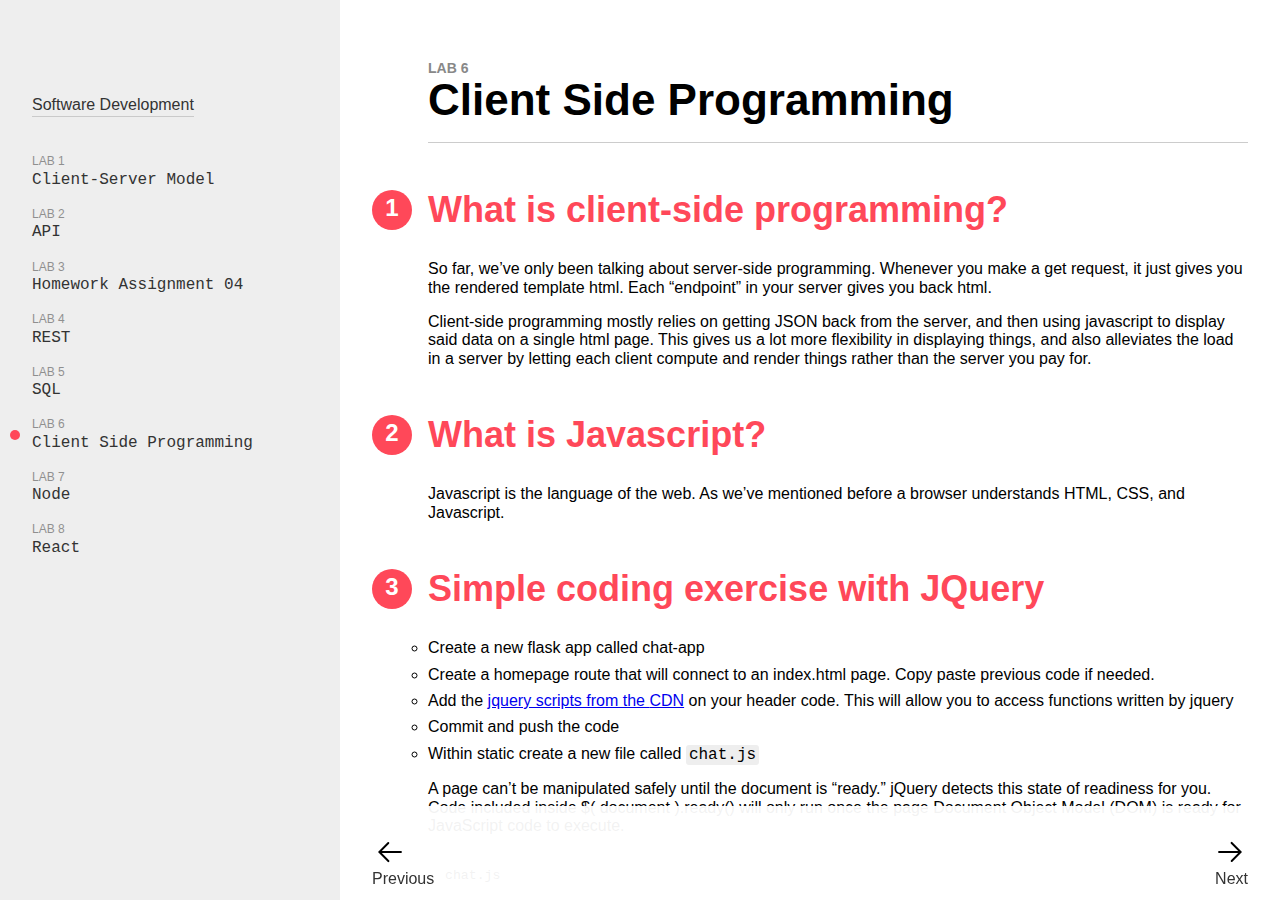
<file: lab_06.html>
<!DOCTYPE html>
<html lang="en">
  <head>
    <title>Lab 6 - Software Development</title>
    <meta charset="utf-8" />
    <meta http-equiv="X-UA-Compatible" content="IE=edge,chrome=1">
    <meta name="viewport" content="width=device-width, initial-scale=1.0 viewport-fit=cover"">
    <meta name="description" content="A guided tour thatintroduces students to building web applications">
    <meta name="theme-color" content="#0000ff">
    <link rel="manifest" href="manifest.json">
    <link rel="stylesheet" media="screen" href="reset.css">
    <link rel="stylesheet" media="screen" href="screen.css">
    <script type="text/javascript">
      var _gaq = _gaq || [];
      _gaq.push(['_setAccount', 'UA-1142510-7']);
      _gaq.push(['_trackPageview']);
      (function() {
        var ga = document.createElement('script'); ga.type = 'text/javascript'; ga.async = true;
        ga.src = ('https:' == document.location.protocol ? 'https://ssl' : 'http://www') + '.google-analytics.com/ga.js';
        var s = document.getElementsByTagName('script')[0]; s.parentNode.insertBefore(ga, s);
      })();
    </script>
    <script type="text/javascript" src="UI.js"></script>
  </head>

  <body data-lab-id="6">
    <a href="#content" tabindex="1" class="skip-to-content">
      Skip to content
    </a>

    <div class="layout">
      <div id="index">
        <p class="link-home">
          <a href="index.html"><span>Software Development</span></a>
        </p>
        <button class="link-menu">Menu</button>
        <nav tabindex="0">
          <ol>
              <li id="lab_1_link"><a href="lab_01.html">Client-Server Model</a></li>
  <li id="lab_2_link"><a href="lab_02.html">API</a></li>
  <li id="lab_3_link"><a href="lab_03.html">Homework Assignment 04</a></li>
  <li id="lab_4_link"><a href="lab_04.html">REST</a></li>
  <li id="lab_5_link"><a href="lab_05.html">SQL</a></li>
  <li id="lab_6_link"><a href="lab_06.html">Client Side Programming</a></li>
  <li id="lab_7_link"><a href="lab_07.html">Node</a></li>
  <li id="lab_8_link"><a href="lab_08.html">React</a></li>

          </ol>
        </nav>
      </div>

      <div id="content" tabindex="-1">
        <h1 class="lab_title"><em>lab 6</em>  Client Side Programming</h1>
<h2>What is client-side programming?</h2>
<p>So far, we&#8217;ve only been talking about server-side programming. Whenever you make a get request, it just gives you the rendered template html. Each &#8220;endpoint&#8221; in your server gives you back html.</p>
<p>Client-side programming mostly relies on getting <span class="caps">JSON</span>  back from the server, and then using javascript to display said data on a single html page. This gives us a lot more flexibility in  displaying things, and also alleviates the load in a server by letting each client compute and render things rather than the server you pay for.</p>
<h2>What is Javascript?</h2>
<p>Javascript is the language of the web. As we&#8217;ve mentioned before a browser understands <span class="caps">HTML</span>, <span class="caps">CSS</span>, and Javascript.</p>
<h2>Simple coding exercise with JQuery</h2>
<ul>
	<li>Create a new flask app called chat-app</li>
	<li>Create a homepage route that will connect to an index.html page. Copy paste previous code if needed.</li>
	<li>Add the <a href="https://code.jquery.com/">jquery scripts from the <span class="caps">CDN</span></a> on your header code. This will allow you to access functions written by jquery</li>
	<li>Commit and push the code</li>
	<li>Within static create a new file called <code>chat.js</code></li>
</ul>
<p>A page can&#8217;t be manipulated safely until the document is &#8220;ready.&#8221; jQuery detects this state of readiness for you. Code included inside $( document ).ready() will only run once the page Document Object Model (<span class="caps">DOM</span>) is ready for JavaScript code to execute.</p>
<h3 class="file-heading"><em>chat.js</em></h3>
<pre class="file">$( document ).ready(function() {
    alert( "ready!" );
});
</pre>
<ul>
	<li>Now add a script that references the chat.js file in the header</li>
	<li>Start up your app. You should see a popup that says &#8220;ready!&#8221;</li>
</ul>
<h2>Console</h2>
<p>The javascript console in the browser is the best way to debug things. You&#8217;ve used the inspector before to temporarily change css code. Right click on a browser page and press Inspect or do <code>option + cmd + i</code> and click on  <code>Console</code> in the headers</p>
<h2>Coding Exercise</h2>
<ul>
	<li>Change your chat.js alert to use a <code>console.log</code> function instead. This is akin to &#8220;print&#8221; in python</li>
	<li>Now refresh the page. You should see it in the console on the inspector!</li>
</ul>
<h2>Buttons</h2>
<p>JQuery allows you to run code when you click on a button.</p>
<h3 class="file-heading"><em>button_example.js</em></h3>
<pre class="file">$("#target").click(function() {
  alert("Handler for .click() called.");
});
</pre>
<h2>Coding Exercise</h2>
<ul>
	<li>Create a new route that will return a random string of your choosing</li>
	<li>Create an empty html div with the id <code>#random-string</code></li>
	<li>Create a button with the id <code>#target</code></li>
	<li>Create a click handler similar to <code>button_example.js</code> that will run javascript when you click it the button with the id <code>#target</code></li>
	<li>Within your button code, make a get request <span class="caps">VIA</span> <a href="https://api.jquery.com/jquery.post/">ajax</a> and append it to the html div with the id <code>#random-string</code></li>
	<li>Test out your code! Refresh the page. When you click on the button you should see your random string appear</li>
	<li>Now instead of fetching data from your own server, fetch data from hacker news&#8217; <span class="caps">API</span>. Fetch the top 10 stories when you click on your button</li>
</ul>
<h2>Ajax and Callbacks</h2>
<p>Your code for the get should&#8217;ve looked something like this</p>
<h3 class="file-heading"><em>ajax_get.js</em></h3>
<pre class="file">$.get( "/random_string", function(data) {
  $( "#random-string" ).html( data );
});
</pre>
<p>Now you might be wondering what you&#8217;re passing as &#8220;data&#8221;. But this is not a normal parameter where you explicitly type out the value of data. This is a placeholder for a value you will receive from the server / another call. This is called a &#8220;callback&#8221;.</p>
<p>We often use callbacks when we want to retrieve values that may take a while. Instead of waiting until we get it and pause our entire program waiting for it, we wait for a signal in the form of &#8220;data&#8221; to get back from the server before we proceed with the code. The javascript program / code you write though, will continue to proceed and run the rest of the code. It will only come back to running the code inside the callback after it receives data it tried to fetch</p>
<p>Coding Exercise:</p>
<p>Copy the code below in your <code>chat.js</code> application</p>
<h3 class="file-heading"><em>httpRequestNoCallback.js</em></h3>
<pre class="file">var randomStringData;
$.get("random_string", function(data) {
  randomStringData = data;
  console.log("Value of randomStringData inside callback", randomStringData);
});
console.log("Value of randomStringData outside of callback", randomStringData);
</pre>
<ul>
	<li>Take a look at the value of randomStringData. What&#8217;s the value if it&#8217;s outside of the callback? What&#8217;s its value inside of the callback?</li>
	<li>Which one ran first?<br />
p. Whenever you try to fetch data &#8220;asynchronously&#8221;, we can only manipulate that data inside a callback. If it&#8217;s outside the scope of a callback we won&#8217;t be able to have access to the data * Now fetch data from hacker news instead. Sort the top 10 stories alphabetically by title</li>
</ul>
<h2>Chat Application</h2>
<ul>
	<li>In this project, you will create a basic single-room chat application using jquery and flask.</li>
	<li>Create a function called <code>fetch</code> to retrieve all the latest messages on the server</li>
	<li>Create a <code>poller</code> which will constantly call the <code>fetch</code> function</li>
	<li>Send new messages via <code>ajax POST</code></li>
	<li>Within your <code>fetch</code> function, make sure you append the results to a div</li>
	<li>Create a function called clear all messages that will clear all messages</li>
</ul>
        <nav class="foot-navigation">
      <a href="lab_05.html">
      <svg version="1.1" width="36" height="36" viewBox="0 0 36 36" preserveAspectRatio="xMidYMid meet" xmlns="http://www.w3.org/2000/svg" xmlns:xlink="http://www.w3.org/1999/xlink"><path d="M27.66,15.61,18,6,8.34,15.61A1,1,0,1,0,9.75,17L17,9.81V28.94a1,1,0,1,0,2,0V9.81L26.25,17a1,1,0,0,0,1.41-1.42Z"></path></svg>
      Previous
    </a>
  
      <a href="lab_07.html">
      <svg version="1.1" width="36" height="36" viewBox="0 0 36 36" preserveAspectRatio="xMidYMid meet" xmlns="http://www.w3.org/2000/svg" xmlns:xlink="http://www.w3.org/1999/xlink"><path d="M27.66,15.61,18,6,8.34,15.61A1,1,0,1,0,9.75,17L17,9.81V28.94a1,1,0,1,0,2,0V9.81L26.25,17a1,1,0,0,0,1.41-1.42Z"></path></svg>
      Next
    </a>
  </nav>

      </div>
    </div>
  </body>
</html>
</file>
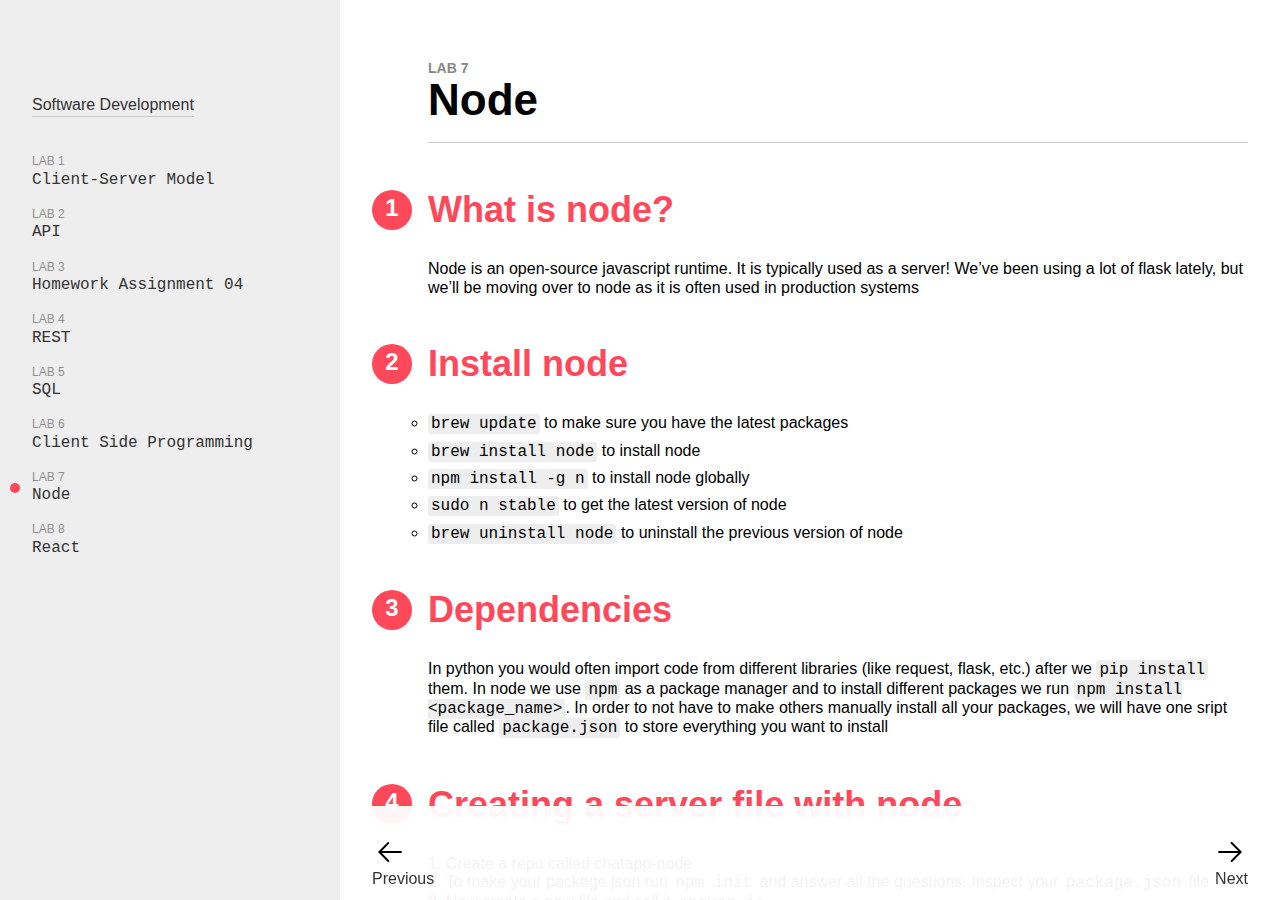
<file: lab_07.html>
<!DOCTYPE html>
<html lang="en">
  <head>
    <title>Lab 7 - Software Development</title>
    <meta charset="utf-8" />
    <meta http-equiv="X-UA-Compatible" content="IE=edge,chrome=1">
    <meta name="viewport" content="width=device-width, initial-scale=1.0 viewport-fit=cover"">
    <meta name="description" content="A guided tour thatintroduces students to building web applications">
    <meta name="theme-color" content="#0000ff">
    <link rel="manifest" href="manifest.json">
    <link rel="stylesheet" media="screen" href="reset.css">
    <link rel="stylesheet" media="screen" href="screen.css">
    <script type="text/javascript">
      var _gaq = _gaq || [];
      _gaq.push(['_setAccount', 'UA-1142510-7']);
      _gaq.push(['_trackPageview']);
      (function() {
        var ga = document.createElement('script'); ga.type = 'text/javascript'; ga.async = true;
        ga.src = ('https:' == document.location.protocol ? 'https://ssl' : 'http://www') + '.google-analytics.com/ga.js';
        var s = document.getElementsByTagName('script')[0]; s.parentNode.insertBefore(ga, s);
      })();
    </script>
    <script type="text/javascript" src="UI.js"></script>
  </head>

  <body data-lab-id="7">
    <a href="#content" tabindex="1" class="skip-to-content">
      Skip to content
    </a>

    <div class="layout">
      <div id="index">
        <p class="link-home">
          <a href="index.html"><span>Software Development</span></a>
        </p>
        <button class="link-menu">Menu</button>
        <nav tabindex="0">
          <ol>
              <li id="lab_1_link"><a href="lab_01.html">Client-Server Model</a></li>
  <li id="lab_2_link"><a href="lab_02.html">API</a></li>
  <li id="lab_3_link"><a href="lab_03.html">Homework Assignment 04</a></li>
  <li id="lab_4_link"><a href="lab_04.html">REST</a></li>
  <li id="lab_5_link"><a href="lab_05.html">SQL</a></li>
  <li id="lab_6_link"><a href="lab_06.html">Client Side Programming</a></li>
  <li id="lab_7_link"><a href="lab_07.html">Node</a></li>
  <li id="lab_8_link"><a href="lab_08.html">React</a></li>

          </ol>
        </nav>
      </div>

      <div id="content" tabindex="-1">
        <h1 class="lab_title"><em>lab 7</em>  Node</h1>
<h2>What is node?</h2>
<p>Node is an open-source javascript runtime. It is typically used as a server! We&#8217;ve been using a lot of flask lately, but we&#8217;ll be moving over to node as it is often used in production systems</p>
<h2>Install node</h2>
<ul>
	<li><code>brew update</code> to make sure you have the latest packages</li>
	<li><code>brew install node</code> to install node</li>
	<li><code>npm install -g n</code> to install node globally</li>
	<li><code>sudo n stable</code> to get the latest version of node</li>
	<li><code>brew uninstall node</code> to uninstall the previous version of node</li>
</ul>
<h2>Dependencies</h2>
<p>In python you would often import code from different libraries (like request, flask, etc.) after we <code>pip install</code> them. In node we use <code>npm</code> as a package manager and to install different packages we run <code>npm install &lt;package_name&gt;</code>. In order to not have to make others manually install all your packages, we will have one sript file called <code>package.json</code> to store everything you want to install</p>
<h2>Creating a server file with node</h2>
<p>1. Create a repo called chatapp-node<br />
2. To make your package.json run <code>npm init</code> and answer all the questions. Inspect your <code>package.json</code> file<br />
3. Now create a new file and call it <code>server.js</code><br />
4. We will be using a framework called <a href="https://expressjs.com/">express</a>. Run <code>npm install --save express</code>. Adding <code>--save</code> will save it to the <code>package.json</code><br />
5. Write basic server code<br />
h3(file-heading). <em>server.js</em></p>
<pre class="file">const express = require('express');
const app = express();
const port = 3000;

app.get('/', (req, res) =&gt; res.send('Hello World!'));

app.listen(port, () =&gt; console.log(`Example app listening on port ${port}!`));
</pre>
<p>6. Now run it by typing <code>node server.js</code><br />
7. Take a look at your home page and ensure that you can see <code>Hello World!</code> output at <code>localhost:3000</code><br />
8. Now that we are not subscribing to the flask framework, our file structure will look different. Create a folder called <code>views</code>. <code>views</code> is where you will be storing all our html<br />
9. Create a file called <code>index.ejs</code> within <code>views</code> and put any html code of your choosing<br />
10. Now refactor your server code to render the html rather than just saying &#8216;Hello World&#8217;. See <a href="https://expressjs.com/en/4x/api.html#res.render">here</a>. You may have to set up the view engine. See #7.<br />
11. Confirm that it works!</p>
<h2>Model View Controller</h2>
<p>A common application architectural pattern is the Model-View-Controller (<span class="caps">MVC</span>) pattern.</p>
<ul>
	<li>Models &#8211; are responsible for storing, retrieving, and manipulating data. You will have a section whose entire role is to have code that will talk to the database</li>
	<li>Views &#8211; contain the functionality of Controllers and are responsible for both displaying <span class="caps">HTML</span> and binding user events to the <span class="caps">DOM</span></li>
	<li>Controllers &#8211; Handles any incoming <span class="caps">URL</span> request (the functions related to your endpoints/routes)</li>
</ul>
<h2>Refactor folder structure</h2>
<p>1. Create a folder called <code>routes</code>. In our case we will have our routes contain our controller code. <br />
2. Create a folder called <code>models</code><br />
3. Create a folder called <code>public</code> this will be similar to our <code>static</code> folder in flask. This is where we will house any static files we want to display or use within our html (like javascripts, css, etc.)<br />
4. Create a folder called <code>db</code> this will be where we store all our database files</p>
<h2>Refactor Server to show Routes</h2>
<p>If it says something akin to &#8220;<node_module>&#8221; not found, just do an <code>npm install --save &lt;node_module&gt;</code></p>
<p>// clean this up<br />
1. Create a file called <code>index.js</code> within routes<br />
2. Refactor your server code <br />
h3(file-heading). <em>server.py</em></p>
<pre class="file">var express = require('express');
var path = require('path');
var logger = require('morgan');
var bodyParser = require('body-parser');
var cookieParser = require('cookie-parser');

var port = 3000;

var routes = require('./routes/index');

var app = express();

// view engine setup
app.set('views', path.join(__dirname, 'views'));
app.set('public', path.join(__dirname, 'public'));
app.set('view engine', 'ejs');

app.use(logger('dev'));
app.use(bodyParser.json());
app.use(bodyParser.urlencoded({ extended: false }));
app.use(cookieParser());
app.use(express.static(path.join(__dirname, '/public')));
app.use('/', routes);

app.listen(port, function() {
  console.log('Listening in on port' + port);
});

module.exports = app;
</pre>
<p>4. Now within your index.js file<br />
h3(file-heading). <em>index.js</em></p>
<pre class="file">const express = require('express');
const router = express.Router();

router.get('/', function(req, res, next) {
  res.render('index');
});

module.exports = router;
</pre>
<p>5. Now pause and take a look at the two files. Think about why and how this works! Look at anything that has to do with the variable <code>routes</code> within your server file.</p>
<h2>Making additional routes<br />
To make additional routes follow this structure</h2>
<p>1. To make a single-nested route put it all in index.js<br />
2. To make nested routes like <code>/user/login</code></p>
<ul>
	<li>Create a new file within routes and call it user.js. Don&#8217;t forget to export it at the bottom of the file</li>
	<li>Within your server code, require it (similar to import). Look at the section that says <code>var routes = require('./routes/index');</code></li>
	<li>Do  <code>app.use('/user', user)</code> to let express know that you&#8217;re using that new route<br />
p. Keep in mind that. now in your <code>routes/user.js</code> all routes will be prepended with <code>user/</code>. This means that when you do something like</li>
</ul>
<p><code>router.get('/', function....)</code> within user, to hit that route you would have to go to <code>https://localhost:5000/user/</code></p>
<h2>Database</h2>
<p>Make sure you finish the <span class="caps">MYSQL</span> portion of the databases lab.</p>
<p>Let&#8217;s make a sql script to create the database and tables. <span class="caps">SQL</span> syntax is different from <span class="caps">SQLITE</span> syntax. get accustomed to it. To see an example, take a look <a href="https://github.com/biancasubion/304/blob/master/db/init.sql">here</a></p>
<h3 class="file-heading"><em>init.sql</em></h3>
<pre class="file">CREATE DATABASE IF NOT EXISTS chatapp;

USE chatapp;

....
</pre>
<p>To run this file run <code>mysql -u root &lt; db/init.sql</code></p>
<p>Let&#8217;s go to our database folder <code>db</code> and let&#8217;s create a config folder.</p>
<ul>
	<li><code>mkdir config</code></li>
	<li><code>cd config</code></li>
	<li><code>touch config.js</code></li>
</ul>
<h3 class="file-heading"><em>config.js</em></h3>
<pre class="file">const mysql = require('mysql');

const db = mysql.createConnection({
  host: 'localhost',
  user: 'root',
  password: '&lt;YOUR PASSWORD&gt;',
  database: 'chatapp'
});

db.connect((err) =&gt; {
  if (err) {
    console.error(err);
  } else {
    console.log('Connected to the database');
  }
});

module.exports = db;
</pre>
<h2>Models</h2>
<p>As mentioned above models manipulate and access data from the database.</p>
<ul>
	<li><code>touch models/User.js</code></li>
</ul>
<h3 class="file-heading"><em>&#8216;User.js&#8217;</em></h3>
<pre class="file">// access db
var db = require('../db/config/config');

module.exports = {
  // Return a new promise for finding a single user
  findOne: function (user) {
    return new Promise ((resolve, reject) =&gt; {
      const queryString = 'SELECT * FROM Users WHERE username=?';
      db.query(queryString, [user.username], (err, res) =&gt; {
        if (err) {
          // send back an error
          reject(err);
        } else {
          if (res.length) {
            // found a user with username that was passed in
            resolve(res[0]);
          } else {
            // did not find a user with username
            resolve(false);
          }
        }
      });
    });
  },
}
</pre>
<p>Now we can make an endpoint to access values in the database</p>
<h3 class="file-heading"><em>&#8216;user.js&#8217;</em></h3>
<pre class="file">const express = require('express');
const router = express.Router();
const User = require('../models/User');

router.post('/login', function (req, res, next) {
  //expect username password
  User.findOne(req.body)
  .then((user) =&gt; {
    if (user) {
      if (req.body.password === user.password) {
        res.send(200, user);
      } else {
        res.send(400, {err: 'Incorrect password'});
      }
    }
  })
  .catch((err) =&gt; {
    console.log(err);
    res.send(500, err);
  });
});


// Wildcard route
router.get('/*', function(req, res, next) {
  res.render('index', { title: 'Chat App' });
});

module.exports = router;
</pre>
<h2>Coding Exercise</h2>
<ul>
	<li>Create a dummy entry in your users table in your chatapp database</li>
	<li>Test your login functionality</li>
	<li>Create a new route for register. You will need to create a new function within your Users model called &#8220;create&#8221; that does an insertion.</li>
	<li>Now create a new model called Message.js and put all your functions necessary to access and insert things into your database in the file</li>
</ul>
<h2>Sequelize</h2>
<p><a href="http://docs.sequelizejs.com/">Sequelize</a> is an </p>
<p>Database migrations (also known as schema migrations) refers to the management of incremental changes to the schemas of a database. For example, if you want to add a new column, or delete a column, or want to keep a history of your migrations just in case you want to &#8220;rollback&#8221; to it, then this is where database migrations come in handy. Take a look <a href="https://github.com/biancasubion/codeable/tree/master/db/migrations">here</a> for examples of migrations.</p>
<p>Notice that instead of manually creating an init.sql file to create our tables, we will be using migrations instead. Here is an example of a database migration file</p>
<h3 class="file-heading"><em>20161022071303-createUsers.js</em></h3>
<pre class="file">'use strict';

module.exports = {
  up: function (queryInterface, Sequelize) {
    queryInterface.createTable(
      'users',
      {
        id: {
          type: Sequelize.INTEGER,
          primaryKey: true,
          autoIncrement: true
        },
        createdAt: {
          type: Sequelize.DATE
        },
        updatedAt: {
          type: Sequelize.DATE
        },
        name: {
          type: Sequelize.STRING
        }
        username: {
          type: Sequelize.STRING
        }
        password: {
          type: Sequelize.STRING
        }
      }
    );
  },
  down: function (queryInterface, Sequelize) {
    /*
      Add reverting commands here.
      Return a promise to correctly handle asynchronicity.
      Example:
      return queryInterface.dropTable('users');
      */
    return queryInterface.dropTable('users');
  }
};
</pre>
<p>Let&#8217;s break this down a little bit. A migration up will create the table and a migration down will delete it</p>
<h2>Coding Exercise</h2>
<ul>
	<li>Rebuild your app in a new repo and call it chat-app-with-sequelize</li>
	<li><code>npm install --save sequelize-cli</code></li>
	<li><code>node_modules/.bin/sequelize init</code> to create an empty project</li>
	<li>Read the documentation in <a href="http://docs.sequelizejs.com/manual/tutorial/migrations.html"> To set up your configuration </a></li>
	<li>Create your first migration:  <code>node_modules/.bin/sequelize model:generate --name User --attributes username:string,password:string</code>. This will create a user file in models and a migration file with name like <code>XXXXXXXXXXXXXX-create-user.js</code> in the migrations folder</li>
	<li>To run the migration script do <code>node_modules/.bin/sequelize db:migrate</code>. This will migrate all tables yet to migrate (run all the migration files). This will create a table called Users in your database specificed in your config.</li>
	<li>Ensure you can find the table in mysql.</li>
	<li>Undo the most recent migration by doing <code>node_modules/.bin/sequelize db:migrate:undo</code>. (To undo all migrations do <code>node_modules/.bin/sequelize db:migrate:undo:all</code>).</li>
</ul>
        <nav class="foot-navigation">
      <a href="lab_06.html">
      <svg version="1.1" width="36" height="36" viewBox="0 0 36 36" preserveAspectRatio="xMidYMid meet" xmlns="http://www.w3.org/2000/svg" xmlns:xlink="http://www.w3.org/1999/xlink"><path d="M27.66,15.61,18,6,8.34,15.61A1,1,0,1,0,9.75,17L17,9.81V28.94a1,1,0,1,0,2,0V9.81L26.25,17a1,1,0,0,0,1.41-1.42Z"></path></svg>
      Previous
    </a>
  
      <a href="lab_08.html">
      <svg version="1.1" width="36" height="36" viewBox="0 0 36 36" preserveAspectRatio="xMidYMid meet" xmlns="http://www.w3.org/2000/svg" xmlns:xlink="http://www.w3.org/1999/xlink"><path d="M27.66,15.61,18,6,8.34,15.61A1,1,0,1,0,9.75,17L17,9.81V28.94a1,1,0,1,0,2,0V9.81L26.25,17a1,1,0,0,0,1.41-1.42Z"></path></svg>
      Next
    </a>
  </nav>

      </div>
    </div>
  </body>
</html>
</file>
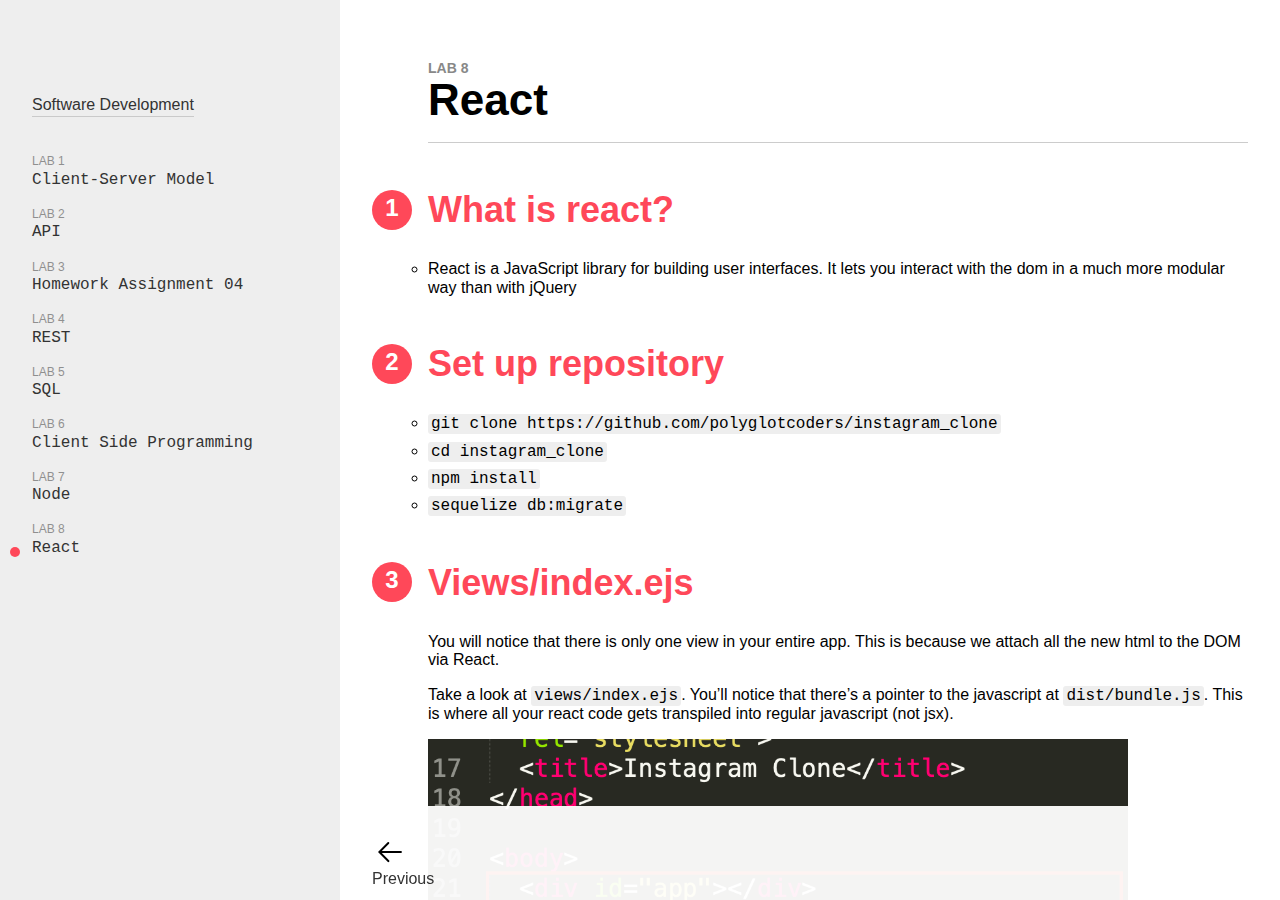
<file: lab_08.html>
<!DOCTYPE html>
<html lang="en">
  <head>
    <title>Lab 8 - Software Development</title>
    <meta charset="utf-8" />
    <meta http-equiv="X-UA-Compatible" content="IE=edge,chrome=1">
    <meta name="viewport" content="width=device-width, initial-scale=1.0 viewport-fit=cover"">
    <meta name="description" content="A guided tour thatintroduces students to building web applications">
    <meta name="theme-color" content="#0000ff">
    <link rel="manifest" href="manifest.json">
    <link rel="stylesheet" media="screen" href="reset.css">
    <link rel="stylesheet" media="screen" href="screen.css">
    <script type="text/javascript">
      var _gaq = _gaq || [];
      _gaq.push(['_setAccount', 'UA-1142510-7']);
      _gaq.push(['_trackPageview']);
      (function() {
        var ga = document.createElement('script'); ga.type = 'text/javascript'; ga.async = true;
        ga.src = ('https:' == document.location.protocol ? 'https://ssl' : 'http://www') + '.google-analytics.com/ga.js';
        var s = document.getElementsByTagName('script')[0]; s.parentNode.insertBefore(ga, s);
      })();
    </script>
    <script type="text/javascript" src="UI.js"></script>
  </head>

  <body data-lab-id="8">
    <a href="#content" tabindex="1" class="skip-to-content">
      Skip to content
    </a>

    <div class="layout">
      <div id="index">
        <p class="link-home">
          <a href="index.html"><span>Software Development</span></a>
        </p>
        <button class="link-menu">Menu</button>
        <nav tabindex="0">
          <ol>
              <li id="lab_1_link"><a href="lab_01.html">Client-Server Model</a></li>
  <li id="lab_2_link"><a href="lab_02.html">API</a></li>
  <li id="lab_3_link"><a href="lab_03.html">Homework Assignment 04</a></li>
  <li id="lab_4_link"><a href="lab_04.html">REST</a></li>
  <li id="lab_5_link"><a href="lab_05.html">SQL</a></li>
  <li id="lab_6_link"><a href="lab_06.html">Client Side Programming</a></li>
  <li id="lab_7_link"><a href="lab_07.html">Node</a></li>
  <li id="lab_8_link"><a href="lab_08.html">React</a></li>

          </ol>
        </nav>
      </div>

      <div id="content" tabindex="-1">
        <h1 class="lab_title"><em>lab 8</em>  React</h1>
<h2>What is react?</h2>
<ul>
	<li>React is a JavaScript library for building user interfaces. It lets you interact with the dom in a much more modular way than with jQuery</li>
</ul>
<h2>Set up repository</h2>
<ul>
	<li><code>git clone https://github.com/polyglotcoders/instagram_clone</code></li>
	<li><code>cd instagram_clone</code></li>
	<li><code>npm install</code></li>
	<li><code>sequelize db:migrate</code></li>
</ul>
<h2>Views/index.ejs</h2>
<p>You will notice that there is only one view in your entire app. This is because we attach all the new html to the <span class="caps">DOM</span> via React.</p>
<p>Take a look at <code>views/index.ejs</code>. You&#8217;ll notice that there&#8217;s a pointer to the javascript at <code>dist/bundle.js</code>. This is where all your react code gets transpiled into regular javascript (not jsx).</p>
<p><img src="./indexejs.png" style="max-width: 700px;"/></p>
<p>It will also try to locate where to attach all the html. In <code>app/index.jsx</code> you will notice that we attach it to the id with app which is located in our view.</p>
<p><img src="./indexjs.png" style="max-width: 700px;"></p>
<p>To transpile your code and create a build, run <code>webpack -d</code>. To keep it running constantly as you make changes run <code>npm run dev-react</code></p>
<h2>Nodemon</h2>
<p>To keep your server running at all times and not have to restart it, install nodemon.</p>
<h2>Components</h2>
<p>React is separated into components. This makes our code a lot cleaner. We can have components for everything! We can have a component for just a picture.</p>
<p>Here&#8217;s an example component in React.</p>
<h3 class="file-heading"><em>Signup.jsx</em></h3>
<pre class="file">import React            from 'react';
import axios            from 'axios';

class Signup extends React.Component {
  constructor (props) {
    super (props);

    this.handleSubmit = this.handleSubmit.bind(this);
    this.changeInput = this.changeInput.bind(this);

    this.state = {
        username: '',
        email: '',
        password: '',
        firstName: '',
        lastName: ''
    };
  }

  changeInput(event) {
    const type = event.target.dataset.type;
    const value = event.target.value;

    this.setState({
      [type]: value
    });
  }

  handleSubmit(e) {
    const context = this;

    axios.post('/auth/signup', {
       username: context.state.username,
       password: context.state.password,
       email: context.state.email,
       firstName: context.state.firstName,
       lastName: context.state.lastName
    })
    .then((response) =&gt; {
      console.log(response);
    })
  }

  render() {
    return (
      &lt;div&gt;
        &lt;form onSubmit={this.handleSubmit}&gt;
          &lt;div className="form-inputs"&gt;
            &lt;input 
              onChange={this.changeInput}
              className="login-input"
              type='text'
              placeholder='username'
              data-type='username'
              /&gt;
            &lt;span id="username"&gt;&lt;/span&gt;
            &lt;input 
              onChange={this.changeInput}
              className="login-input"
              type='password' 
              placeholder='password'
              data-type='password'
              /&gt;
            &lt;span id="password"&gt;&lt;/span&gt;
            &lt;input 
              onChange={this.changeInput}
              className="login-input"
              type='text' 
              placeholder='email'
              data-type='email'
              /&gt;
            &lt;span id="email"&gt;&lt;/span&gt;
            &lt;input 
              onChange={this.changeInput}
              className="login-input"
              type='text' 
              placeholder='firstName'
              data-type='firstName'
              /&gt;
            &lt;span id="firstName"&gt;&lt;/span&gt;
            &lt;input 
              onChange={this.changeInput}
              className="login-input"
              type='text' 
              placeholder='lastName'
              data-type='lastName'
              /&gt;
            &lt;span id="lastName"&gt;&lt;/span&gt;
            &lt;div className="submit"&gt;
              &lt;button id="submit" type="submit" className="btn btn-success"&gt;Sign Up&lt;/button&gt;
            &lt;/div&gt;
          &lt;/div&gt;
        &lt;/form&gt;
        &lt;div id="error"&gt;
        &lt;/div&gt;
      &lt;/div&gt;
    );
  }
}

module.exports = Signup;  
</pre>
<h2>The React lifecycle (Mounting)</h2>
<p>React has what we call a lifecycle that&#8217;s all relative to before a render to the <span class="caps">DOM</span> is made. Reminder that the dom is literally your <span class="caps">HTML</span>.</p>
<ul>
	<li>constructor: Before rendering</li>
	<li>render: Render the html</li>
	<li>componentDidMount: After rendering</li>
</ul>
<p>Any server data you might fetch should be on componentDidMount. Any class variables you want to set or state changes should be set on the constructor.</p>
<h2>State</h2>
<p>To access variables in your render function, you&#8217;d want to change the state. States can be set by running the code</p>
<h3 class="file-heading"><em>change_state_snippet.js</em></h3>
<pre class="file"># get image here and set variable
..
this.setState({
  img: img,
});
</pre>
<h3 class="file-heading"><em>access_state_from_render.js</em></h3>
<pre class="file">render():
...
  &lt;img src={this.state.img}/&gt;
...
</pre>
<h2>Coding Exercise</h2>
<ul>
	<li>To make life easier, remove the isLoggedIn on your <code>routes/index.js</code> on the /photos route.</li>
	<li>Add to the images you receive if you go to localhost:5000/photos. The code associated with it is in routes/photos/all Make sure you get at least 5 images. The component associated with localhost:5000/photos is the Feed component. If you look at <code>app/index.jsx</code> you&#8217;ll see which client route is associated with which component. The feed component makes a request  to <code>routes/photos/all</code> and adds it to the render</li>
	<li>Make sure that the feed component makes a request to the correct route. Currently it is pointing to <code>/pictures</code>. Where should it go instead?</li>
	<li>Refresh the page and make sure you see all 5 images.</li>
	<li>Shrink the size of the images so that it&#8217;s more appropriate</li>
</ul>
<h2>Props</h2>
<p>To pass in data between components, use props. You can pass props between components by adding a new attribute to the html. For example, let&#8217;s look at the parent component Event that wants to pass in a post.</p>
<p><code>&lt;Post post={post}/&gt;</code> where post is a variable set earlier on</p>
<p>And to use it from the Post component just do <code>this.props.post</code></p>
<h2>Coding Exercise</h2>
<ul>
	<li>Create a separate component for a picture and call it <code>Photo</code> and render a hardcoded image. Create a new react route for it on <code>app/index.js</code>!</li>
	<li>Pass the picture fetched from your server in the Feed component to a new photo component instead of using the hardcoded img source you took</li>
</ul>
<h2>Coding Exercise (Challenge)</h2>
<ul>
	<li>Create a new login component. Read the signup component carefully as a lot of the code will be similar to how you will create the login component</li>
</ul>
        <nav class="foot-navigation">
      <a href="lab_07.html">
      <svg version="1.1" width="36" height="36" viewBox="0 0 36 36" preserveAspectRatio="xMidYMid meet" xmlns="http://www.w3.org/2000/svg" xmlns:xlink="http://www.w3.org/1999/xlink"><path d="M27.66,15.61,18,6,8.34,15.61A1,1,0,1,0,9.75,17L17,9.81V28.94a1,1,0,1,0,2,0V9.81L26.25,17a1,1,0,0,0,1.41-1.42Z"></path></svg>
      Previous
    </a>
  
  
    <span></span
  </nav>

      </div>
    </div>
  </body>
</html>
</file>
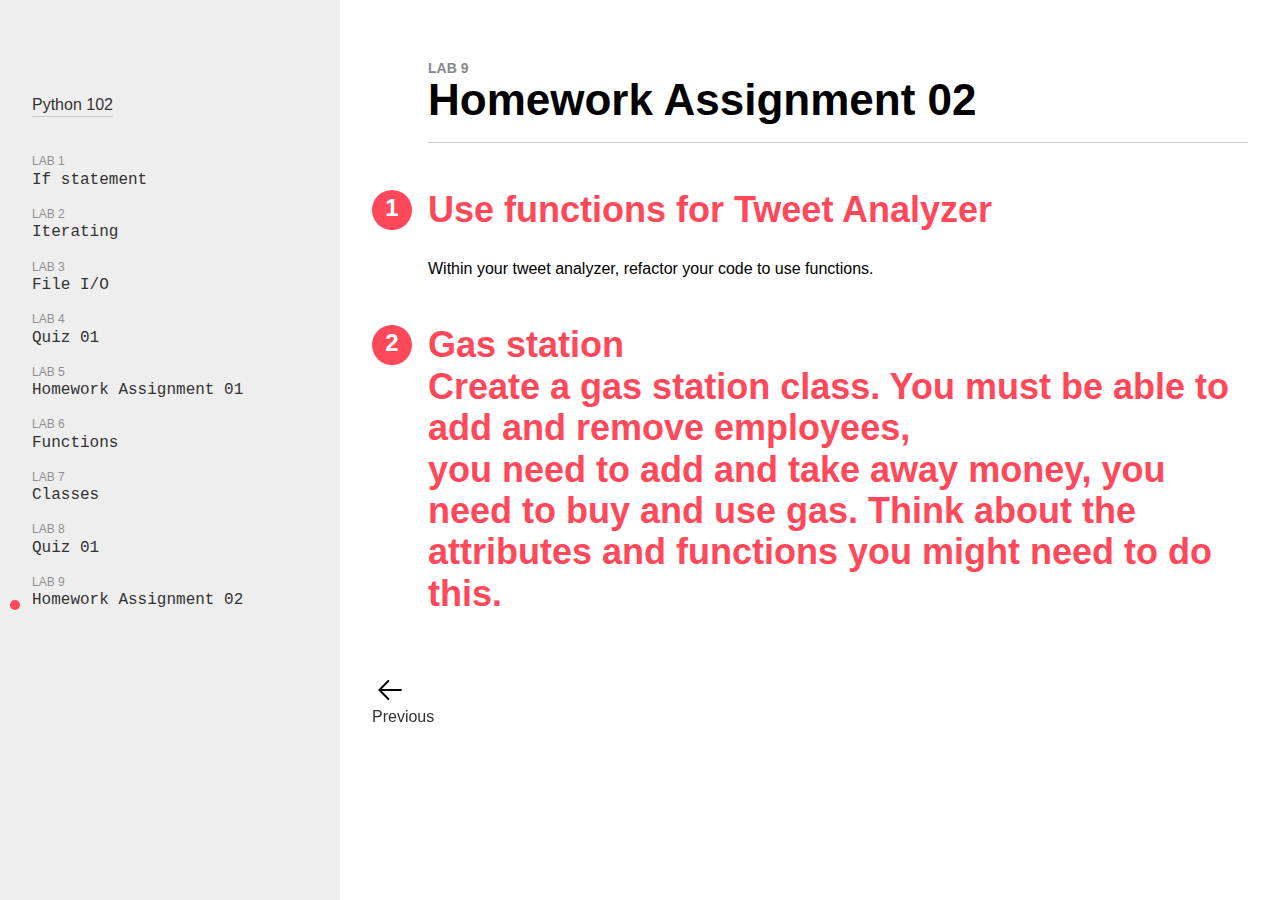
<file: lab_09.html>
<!DOCTYPE html>
<html lang="en">
  <head>
    <title>Lab 9 - Python 102</title>
    <meta charset="utf-8" />
    <meta http-equiv="X-UA-Compatible" content="IE=edge,chrome=1">
    <meta name="viewport" content="width=device-width, initial-scale=1.0 viewport-fit=cover"">
    <meta name="description" content="A guided tour that walks through file i/o, if statements, and for loops">
    <meta name="theme-color" content="#0000ff">
    <link rel="manifest" href="manifest.json">
    <link rel="stylesheet" media="screen" href="reset.css">
    <link rel="stylesheet" media="screen" href="screen.css">
    <script type="text/javascript">
      var _gaq = _gaq || [];
      _gaq.push(['_setAccount', 'UA-1142510-7']);
      _gaq.push(['_trackPageview']);
      (function() {
        var ga = document.createElement('script'); ga.type = 'text/javascript'; ga.async = true;
        ga.src = ('https:' == document.location.protocol ? 'https://ssl' : 'http://www') + '.google-analytics.com/ga.js';
        var s = document.getElementsByTagName('script')[0]; s.parentNode.insertBefore(ga, s);
      })();
    </script>
    <script type="text/javascript" src="UI.js"></script>
  </head>

  <body data-lab-id="9">
    <a href="#content" tabindex="1" class="skip-to-content">
      Skip to content
    </a>

    <div class="layout">
      <div id="index">
        <p class="link-home">
          <a href="index.html"><span>Python 102</span></a>
        </p>
        <button class="link-menu">Menu</button>
        <nav tabindex="0">
          <ol>
              <li id="lab_1_link"><a href="lab_01.html">If statement</a></li>
  <li id="lab_2_link"><a href="lab_02.html">Iterating</a></li>
  <li id="lab_3_link"><a href="lab_03.html">File I/O</a></li>
  <li id="lab_4_link"><a href="lab_04.html">Quiz 01</a></li>
  <li id="lab_5_link"><a href="lab_05.html">Homework Assignment 01</a></li>
  <li id="lab_6_link"><a href="lab_06.html">Functions</a></li>
  <li id="lab_7_link"><a href="lab_07.html">Classes</a></li>
  <li id="lab_8_link"><a href="lab_08.html">Quiz 01</a></li>
  <li id="lab_9_link"><a href="lab_09.html">Homework Assignment 02</a></li>

          </ol>
        </nav>
      </div>

      <div id="content" tabindex="-1">
        <h1 class="lab_title"><em>lab 9</em>  Homework Assignment 02</h1>
<h2>Use functions for Tweet Analyzer</h2>
<p>Within your tweet analyzer, refactor your code to use functions.</p>
<h2>Gas station<br />
Create a gas station class. You must be able to add and remove employees,<br />
you need to add and take away money, you need to buy and use gas. Think about the attributes and functions you might need to do this.</h2>
        <nav class="foot-navigation">
      <a href="lab_08.html">
      <svg version="1.1" width="36" height="36" viewBox="0 0 36 36" preserveAspectRatio="xMidYMid meet" xmlns="http://www.w3.org/2000/svg" xmlns:xlink="http://www.w3.org/1999/xlink"><path d="M27.66,15.61,18,6,8.34,15.61A1,1,0,1,0,9.75,17L17,9.81V28.94a1,1,0,1,0,2,0V9.81L26.25,17a1,1,0,0,0,1.41-1.42Z"></path></svg>
      Previous
    </a>
  
  
    <span></span
  </nav>

      </div>
    </div>
  </body>
</html>
</file>
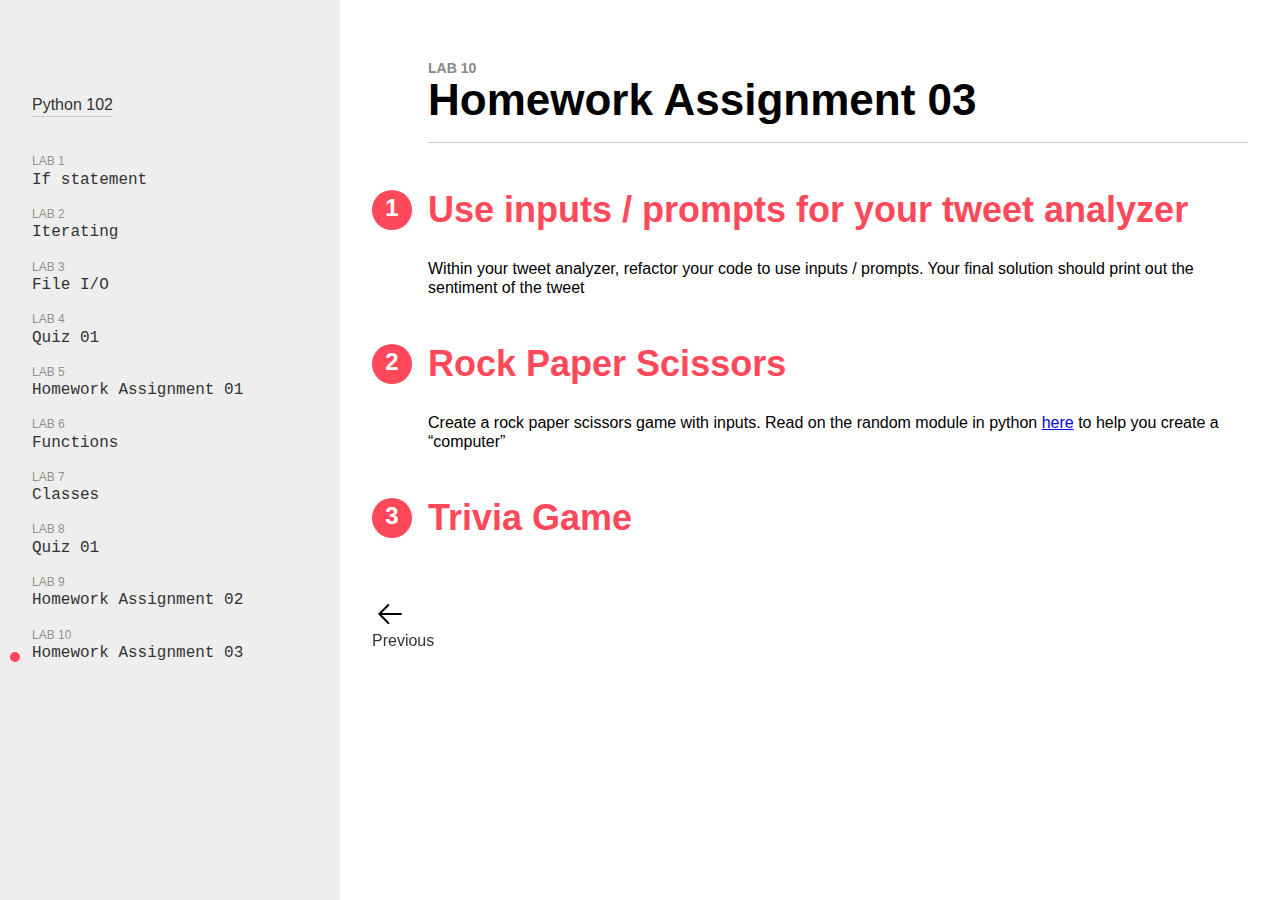
<file: lab_10.html>
<!DOCTYPE html>
<html lang="en">
  <head>
    <title>Lab 10 - Python 102</title>
    <meta charset="utf-8" />
    <meta http-equiv="X-UA-Compatible" content="IE=edge,chrome=1">
    <meta name="viewport" content="width=device-width, initial-scale=1.0 viewport-fit=cover"">
    <meta name="description" content="A guided tour that walks through file i/o, if statements, and for loops">
    <meta name="theme-color" content="#0000ff">
    <link rel="manifest" href="manifest.json">
    <link rel="stylesheet" media="screen" href="reset.css">
    <link rel="stylesheet" media="screen" href="screen.css">
    <script type="text/javascript">
      var _gaq = _gaq || [];
      _gaq.push(['_setAccount', 'UA-1142510-7']);
      _gaq.push(['_trackPageview']);
      (function() {
        var ga = document.createElement('script'); ga.type = 'text/javascript'; ga.async = true;
        ga.src = ('https:' == document.location.protocol ? 'https://ssl' : 'http://www') + '.google-analytics.com/ga.js';
        var s = document.getElementsByTagName('script')[0]; s.parentNode.insertBefore(ga, s);
      })();
    </script>
    <script type="text/javascript" src="UI.js"></script>
  </head>

  <body data-lab-id="10">
    <a href="#content" tabindex="1" class="skip-to-content">
      Skip to content
    </a>

    <div class="layout">
      <div id="index">
        <p class="link-home">
          <a href="index.html"><span>Python 102</span></a>
        </p>
        <button class="link-menu">Menu</button>
        <nav tabindex="0">
          <ol>
              <li id="lab_1_link"><a href="lab_01.html">If statement</a></li>
  <li id="lab_2_link"><a href="lab_02.html">Iterating</a></li>
  <li id="lab_3_link"><a href="lab_03.html">File I/O</a></li>
  <li id="lab_4_link"><a href="lab_04.html">Quiz 01</a></li>
  <li id="lab_5_link"><a href="lab_05.html">Homework Assignment 01</a></li>
  <li id="lab_6_link"><a href="lab_06.html">Functions</a></li>
  <li id="lab_7_link"><a href="lab_07.html">Classes</a></li>
  <li id="lab_8_link"><a href="lab_08.html">Quiz 01</a></li>
  <li id="lab_9_link"><a href="lab_09.html">Homework Assignment 02</a></li>
  <li id="lab_10_link"><a href="lab_10.html">Homework Assignment 03</a></li>

          </ol>
        </nav>
      </div>

      <div id="content" tabindex="-1">
        <h1 class="lab_title"><em>lab 10</em>  Homework Assignment 03</h1>
<h2>Use inputs / prompts for your tweet analyzer</h2>
<p>Within your tweet analyzer, refactor your code to use inputs / prompts. Your final solution should print out the sentiment of the tweet</p>
<h2>Rock Paper Scissors</h2>
<p>Create a rock paper scissors game with inputs. Read on the random module in python <a href="https://www.pythonforbeginners.com/random/how-to-use-the-random-module-in-python">here</a> to help you create a &#8220;computer&#8221;</p>
<h2>Trivia Game</h2>
        <nav class="foot-navigation">
      <a href="lab_09.html">
      <svg version="1.1" width="36" height="36" viewBox="0 0 36 36" preserveAspectRatio="xMidYMid meet" xmlns="http://www.w3.org/2000/svg" xmlns:xlink="http://www.w3.org/1999/xlink"><path d="M27.66,15.61,18,6,8.34,15.61A1,1,0,1,0,9.75,17L17,9.81V28.94a1,1,0,1,0,2,0V9.81L26.25,17a1,1,0,0,0,1.41-1.42Z"></path></svg>
      Previous
    </a>
  
  
    <span></span
  </nav>

      </div>
    </div>
  </body>
</html>
</file>
<file: home.css>
body {
  padding: 10vw 0 0 14vw;
  color: #333;
}

h1, p { width: 86%; }

@media all and (min-width: 1000px) {
  h1, p {
    width: 57%;
    max-width: 750px;
  }
}

h1 {
  font-size: 24px;
}

p {
  font-size: 18px;
  line-height: 150%;
}

h1 + p em {
  font-family: "SF Mono", "SFMono-Regular", "Roboto Mono", Consolas, "Liberation Mono", Menlo, Courier, monospace;
  font-size: 24px;
  font-style: normal;
  line-height: 160%;
}

@media all and (max-width: 550px) {
  h1 + p em {
    font-size: 18px;
  }
}

hr {
  margin: 40px 0;
  border-top: 1px solid #000;
}

a {
  color: #00868b;
}

ul {
  margin-bottom: 30px;
  list-style-type: none;
  padding: 0;
  line-height: 200%;
}

.start {
  padding: 12px 30px;
  border-radius: 3px;
  color: #fff;
  font-family: "SF Mono", "SFMono-Regular", "Roboto Mono", Consolas, "Liberation Mono", Menlo, Courier, monospace;
  text-decoration: none;
  background: #ff4859;
}

.footer {
  padding-top: 100px;
}

.footer a {
  color: #333;
}
x

@media all and (max-width: 550px) {
  body { padding-bottom: 60px; }

  .footer { padding-top: 0; }

  .start {
    position: fixed;
    right: 0;
    bottom: 0;
    left: 0;
    height: 60px;
    border-radius: 0;
    padding: 0;
    line-height: 60px;
    text-align: center;
  }
}
</file>
<file: screen.css>
/* Skip to Content
------------------------------------------------------------------- */

.skip-to-content {
  position: absolute;
  width: 1px;
  height: 1px;
  margin: 0;
  overflow: hidden;
  clip: rect(1px, 1px, 1px, 1px);
}

.skip-to-content:focus {
  z-index: 10000;
  width: auto;
  height: auto;
  clip: auto;
}


.layout {
  overflow: auto;
  -webkit-overflow-scrolling: touch;
  height: 100vh;
}


/* Navigation
------------------------------------------------------------------- */

#index {
  position: relative;
  overflow: auto;
  -webkit-overflow-scrolling: touch;
  padding: 0;
  background-color: #eee;
  counter-reset: nav-counter;
}

  #index p {
    font-size: 1.0rem;
  }

  #index ol {
    list-style-type: none;
    margin: 0;
    padding: 0;
  }

  #index nav {
    display: none;
  }

  #index nav.open {
    display: block;
  }

  #index nav a {
    position: relative;
    display: block;
    border-bottom: 1px solid transparent;
    padding: 0.5rem 2rem;
    padding-left: calc(2rem + env(safe-area-inset-left));
    padding-right: calc(2rem + env(safe-area-inset-right));
    color: #333;
    font-size: 1.0rem;
    font-family: "SF Mono", "SFMono-Regular", "Roboto Mono", Consolas, "Liberation Mono", Menlo, Courier, monospace;
    line-height: 1.2;
    text-decoration: none;
  }

  #index nav a::before {
    display: block;
    margin-bottom: 2px;
    counter-increment: nav-counter;
    content: "Lab " counter(nav-counter);
    opacity: 0.5;
    text-transform: uppercase;
    font-size: 12px;
    font-family: -apple-system, BlinkMacSystemFont, "Segoe UI", "Roboto", "SF Pro Text", Helvetica, Arial, sans-serif, "Apple Color Emoji", "Segoe UI Emoji", "Segoe UI Symbol";
  }

  #index nav a.active::after {
    content: '';
    position: absolute;
    top: 50%;
    left: 10px;
    left: calc(10px + env(safe-area-inset-left));
    display: block;
    width: 10px;
    height: 10px;
    border-radius: 10px;
    margin-top: -5px;
    background: #ff4859;
  }

  #index nav a:hover {
    color: #fff;
    background: #ff4859;
  }

  #index nav a:hover::before {
    color: #fff;
    opacity: 1;
  }

  #index nav li:last-child a {
    padding-bottom: 2rem;
  }

  #index .link-home {
    position: -webkit-sticky;
    position: sticky;
    top: 0;
    margin: 0;
    padding: 2rem 0;
    z-index: 1;
    background-color: #eee;
  }

  #index .link-home a {
    display: block;
    margin-top: 1rem;
    margin-left: 2rem;
    padding-top: 1rem;
    padding-left: env(safe-area-inset-left);
    color: #333;
    text-decoration: none;
  }

  #index .link-menu {
    position: fixed;
    top: 1rem;
    right: 1rem;
    border: 1px solid #bbb;
    border-radius: 0.25rem;
    padding: 0.25rem 0.75rem;
    font-size: 14px;
    background: #fff;
    z-index: 2;
    transition: all 0.25s;
  }

  #index .link-menu:active {
    color: #000;
    transform: scale(0.9);
  }

  #index .link-home a span {
    border-bottom: 1px solid rgba(0,0,0, 0.15);
    padding-bottom: 3px;
  }


/* Main Content
------------------------------------------------------------------- */

#content {
  position: relative;
  overflow: auto;
  -webkit-overflow-scrolling: touch;
  padding: 2rem 2rem 0 2rem;
  padding-left: calc(2rem + env(safe-area-inset-left));
  padding-right: calc(2rem + env(safe-area-inset-right));
  flex-grow: 1;
  counter-reset: content-heading-counter;
  outline: none; 
}

#content p,
#content li, {
  line-height: 125%;
}

#content li {
  margin-bottom: 0.5rem;
}

h1 {
  border-bottom: 1px solid #ccc;
  padding-bottom: 1rem;
  font-size: 2.0rem;
}

  h1 em {
    display: block;
    align-self: center;
    margin: 0 20px 0 0;
    color: #888;
    font-size: 14px;
    font-style: normal;
    text-transform: uppercase;
    line-height: 1;
  }

.file,
.sample {
  overflow: auto;
  display: block;
  margin-bottom: 1em;
  border-radius: 5px;
  padding: 1rem;
  font-size: 14px;
  font-family: "SF Mono", "SFMono-Regular", "Roboto Mono", Consolas, "Liberation Mono", Menlo, Courier, monospace;
  line-height: 1.35;
}

.sample {
  color: #6de460;
  background-color: #2E2E2E;
}

.sample_command {
  color: #d795ed;
}

.file {
  margin-top: 0;
  margin-bottom: 2rem;
  border: 1px solid #eee;
  border-top-left-radius: 0;
  border-top-right-radius: 0;
  background: #f9f9f9;
}

code {
  border-radius: 3px;
  padding: 1px 3px;
  font-family: "SF Mono", "SFMono-Regular", "Roboto Mono", Consolas, "Liberation Mono", Menlo, Courier, monospace;
  background: #eee;
}

.note {
  display: block;
  min-height: 70px;
  border-top: 1px solid #ccc;
  border-bottom: 1px solid #ccc;
  padding: 1rem 0 1rem 40px;
  line-height: 1.5;
  background-image: url('data:image/svg+xml;utf8,<svg version="1.1" width="36" height="36" viewBox="0 0 36 36" xmlns="http://www.w3.org/2000/svg" xmlns:xlink="http://www.w3.org/1999/xlink"><path d="M18,2.25a11,11,0,0,0-11,11,10.68,10.68,0,0,0,1,4.63,16.36,16.36,0,0,0,1.12,1.78,17,17,0,0,1,2,3.47,16.19,16.19,0,0,1,.59,4h2A18.17,18.17,0,0,0,13,22.44a18.46,18.46,0,0,0-2.22-3.92,15.79,15.79,0,0,1-1-1.54A8.64,8.64,0,0,1,9,13.23a9,9,0,0,1,18.07,0A8.64,8.64,0,0,1,26.21,17a15.79,15.79,0,0,1-1,1.54A18.46,18.46,0,0,0,23,22.44a18.17,18.17,0,0,0-.71,4.71h2a16.19,16.19,0,0,1,.59-4,17,17,0,0,1,2-3.47A16.31,16.31,0,0,0,28,17.86a10.68,10.68,0,0,0,1-4.63A11,11,0,0,0,18,2.25Z"></path><path d="M18.63,15.51a.8.8,0,0,0-1.13,0l-3,3,2.86,3.13v5.54H19V21l-2.24-2.45,1.89-1.89A.8.8,0,0,0,18.63,15.51Z"></path><path d="M23.86,29.15H12.11a.8.8,0,1,0,0,1.6H23.86a.8.8,0,0,0,0-1.6Z"></path><path d="M22,32.15H14a.8.8,0,1,0,0,1.6H22a.8.8,0,1,0,0-1.6Z"></path><path d="M17.32,10.89l-2.73,2.73a.8.8,0,0,0,1.13,1.13L18.45,12a.8.8,0,1,0-1.13-1.13Z"></path></svg>');
  background-repeat: no-repeat;
  background-position: 0 1rem;
}

h2 {
  padding-top: 1rem;
  color: #ff4859;
  font-size: 1.75rem;
  counter-increment: content-heading-counter;
}

h2 + ul {
  padding-left: 0;
  list-style-type: circle;
}

h3 {
  font-size: 12px;
  font-weight: 400;
  text-transform: uppercase;
}

h3 em {
  font-family: "SF Mono", "SFMono-Regular", "Roboto Mono", Consolas, "Liberation Mono", Menlo, Courier, monospace;
  font-size: 110%;
  font-style: normal;
  text-transform: none;
}

h3 b {
  padding: 2px 6px;
  border-radius: 4px;
  color: #fff;
  background: rgb(150, 150, 150);
}

.file-heading {
  margin-bottom: 0;
  border: 1px solid #eee;
  border-bottom: none;
  border-top-left-radius: 7px;
  border-top-right-radius: 7px;
  padding-top: 1rem;
  padding-left: 1rem;
  padding-bottom: 0.75rem;
  background: #fff;
}

.file-heading.clickable {
  cursor: pointer;
}

.instructions {
  overflow: auto;
}
.instructions pre {
  margin: 0 0 0.5rem 0;
}
.instructions pre::before {
  content: '$';    
  display: inline;
  margin-right: 0.25rem;
  color: green;
  font-weight: bold;
}

.instructions pre:last-of-type {
  margin-bottom: 1.5rem;
}

.instructions .clickable {
  cursor: pointer;
  padding: 2px 0;
  border-radius: 2px;
}

.instructions pre.clickable:hover {
  background: #eee;
}


table {
  border-collapse: collapse;
}

table, th, td {
  padding: 10px;
  border-bottom: 1px solid #ddd;
}

tr:hover {background-color: #f5f5f5;}





/* Footer
------------------------------------------------------------------- */

.foot-navigation {
  position: -webkit-sticky;
  position: sticky;
  bottom: 0;
  display: flex;
  width: calc(100% + 4rem);
  margin-left: -2rem;
  background: rgba(255,255,255, 0.95)
}

.foot-navigation > span {
  width: 50%;
}

.foot-navigation a {
  display: flex;
  flex-direction: column;
  width: 50%;
  padding: 1.75rem 2rem 0.75rem 2rem;
  color: #333;
  text-decoration: none;
}

.foot-navigation a:hover {
  color: #fff;
  background: #ff4859;
}

.foot-navigation a:hover svg path {
  fill: #fff;
}

.foot-navigation a svg {
  display: block;
}

.foot-navigation a:first-child svg {
  transform: rotate(-90deg);
}

.foot-navigation a:last-child {
  align-items: flex-end;
}

.foot-navigation a:last-child svg {
  transform: rotate(90deg);
}


/* Desktop Layout Modifiers
------------------------------------------------------------------- */

@media only screen and (min-width: 950px) {
  #content {
    padding-left: 5.5rem;
  }

  .foot-navigation {
    width: calc(100% + 7.5rem);
    margin-left: -5.5rem;
  }

  .layout {
    display: flex;
  }
  
  #index {
    min-width: 340px;
    max-width: 340px;
    flex-shrink: 0;
  }
  
  #index nav {
    display: block;
  }
  
  .link-menu {
    display: none;
  }

  #index .link-home {
    padding-top: 4rem;
  }

  h1 {
    font-size: 2.75rem;
  }

  h2 {
    position: relative;
    font-size: 2.25rem;
  }

  h2::before {
    position: absolute;
    left: -3.5rem;
    display: inline-block;
    width: 2.5rem;
    height: 2.5rem;
    margin-top: 0.05rem;
    border-radius: 2rem;
    line-height: 2.3rem;
    text-align: center;
    color: #fff;
    font-size: 1.5rem;
    background: #ff4859;
    content: counter(content-heading-counter);
  }
}
</file>
